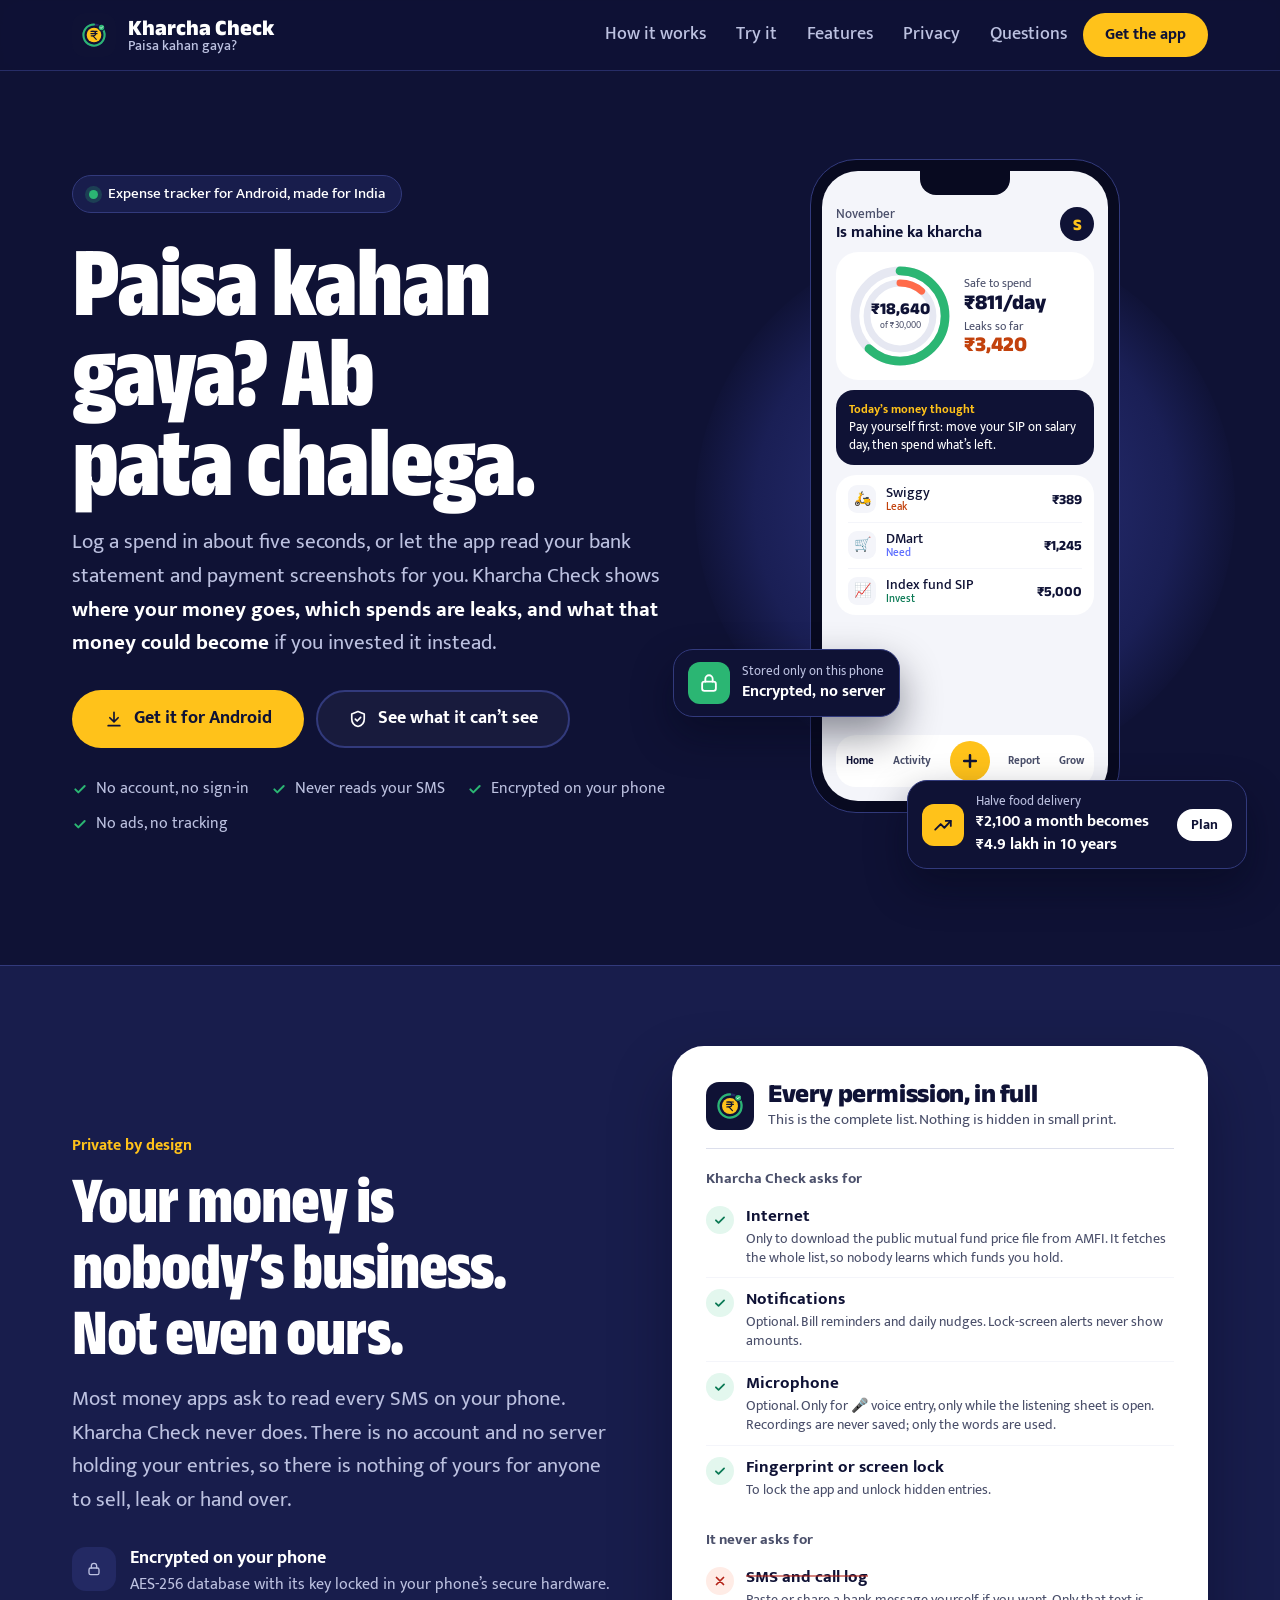
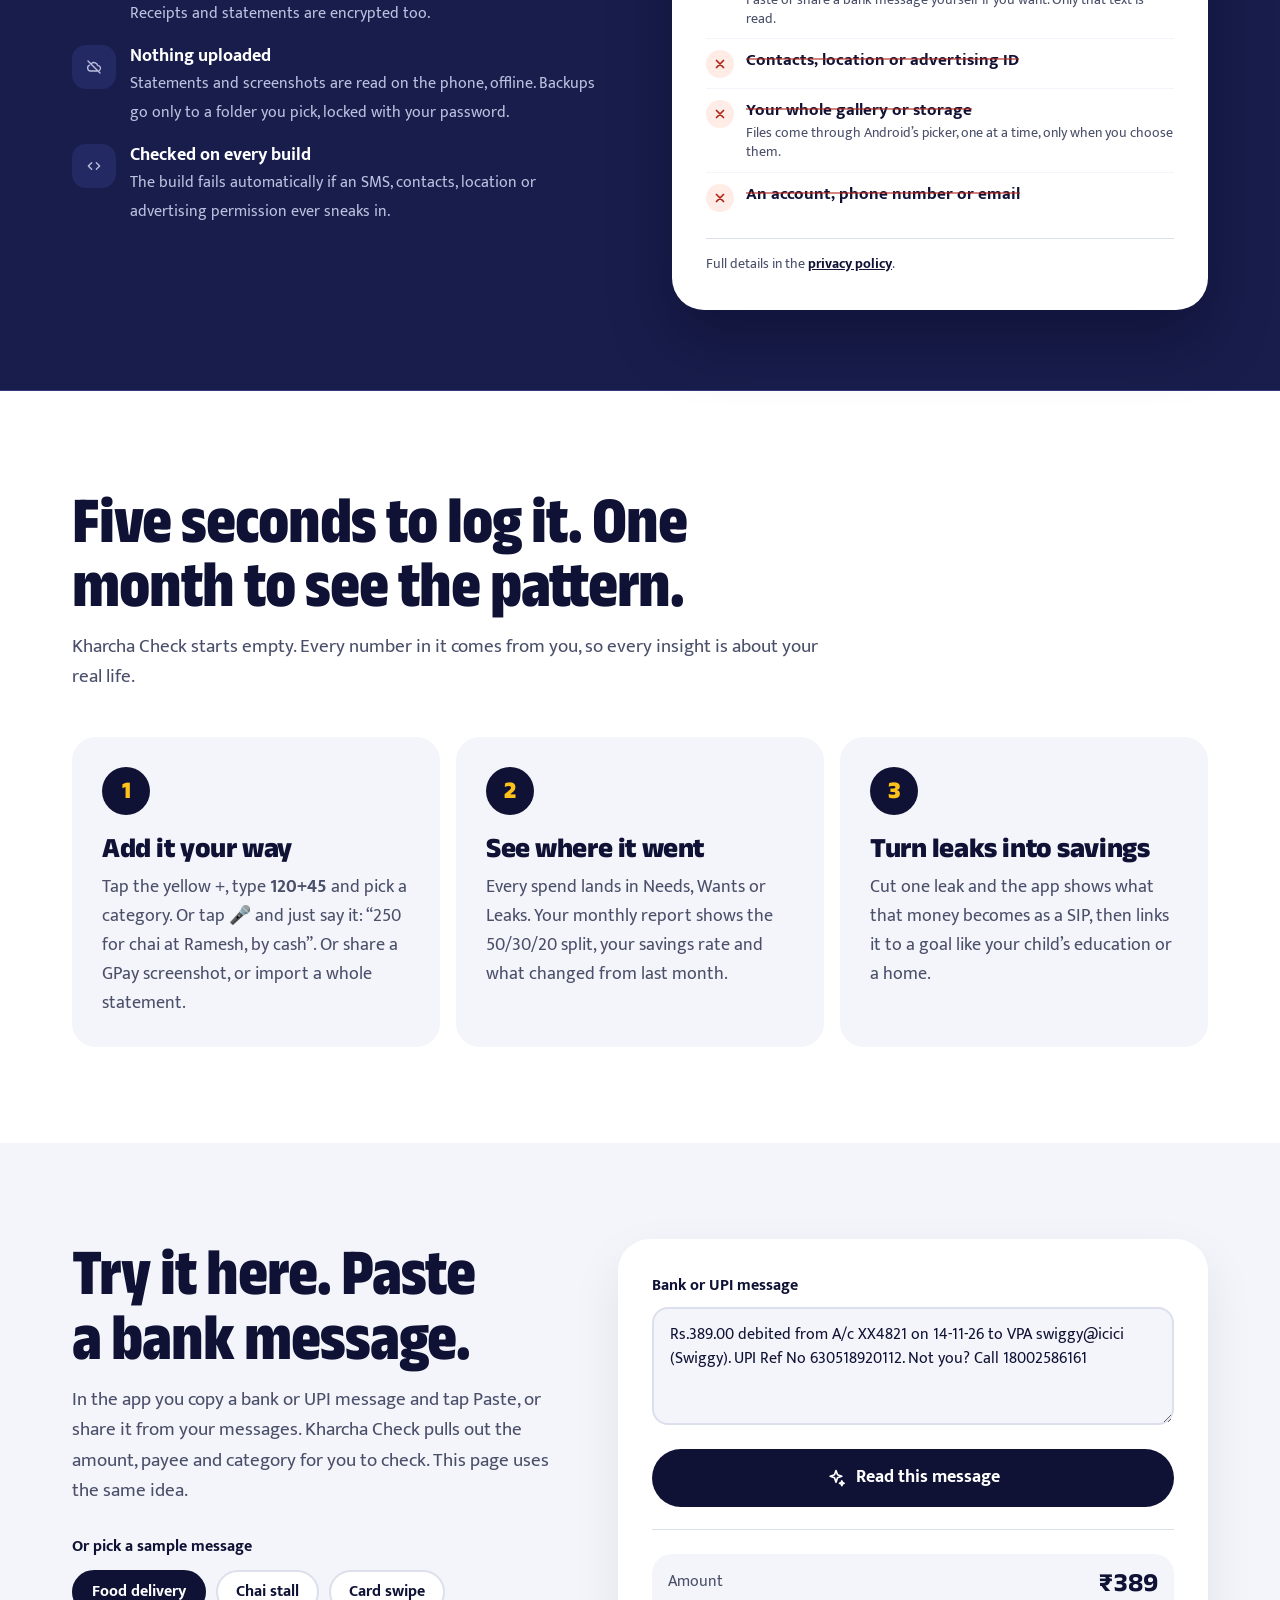
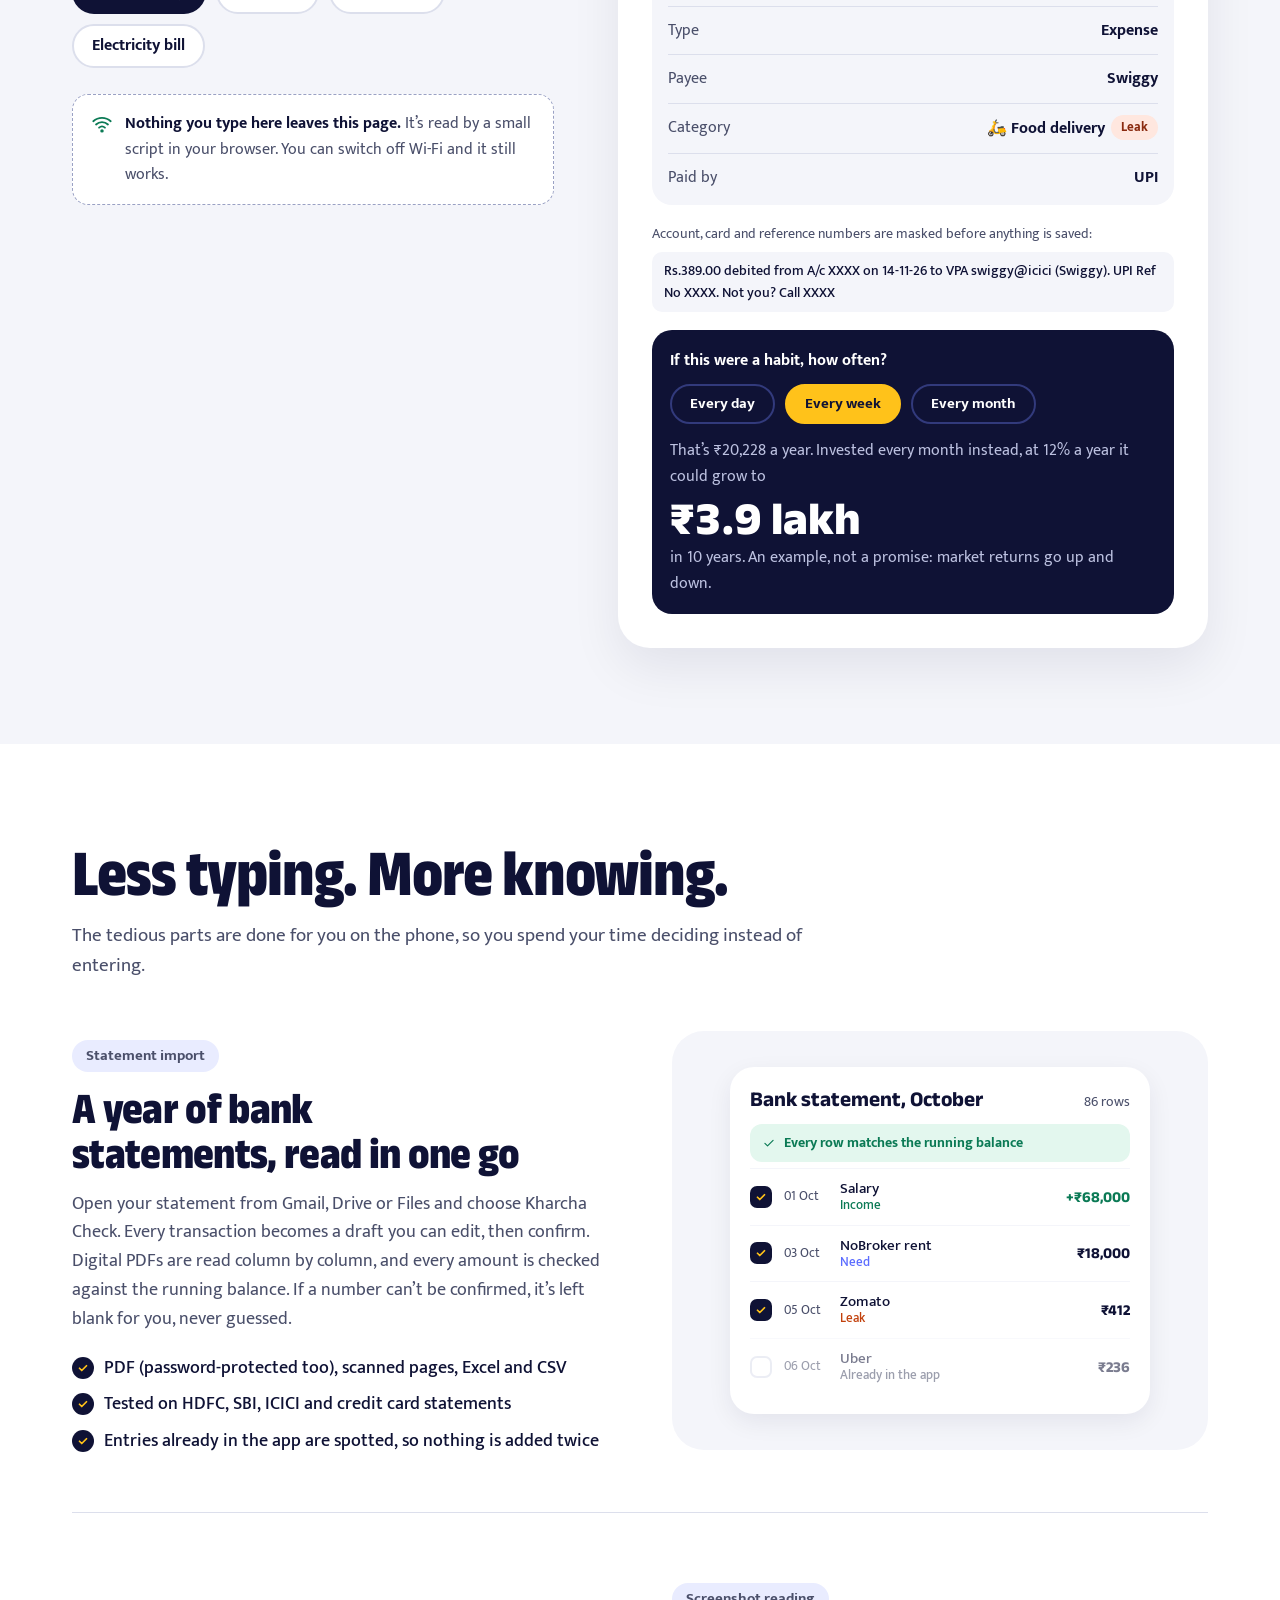
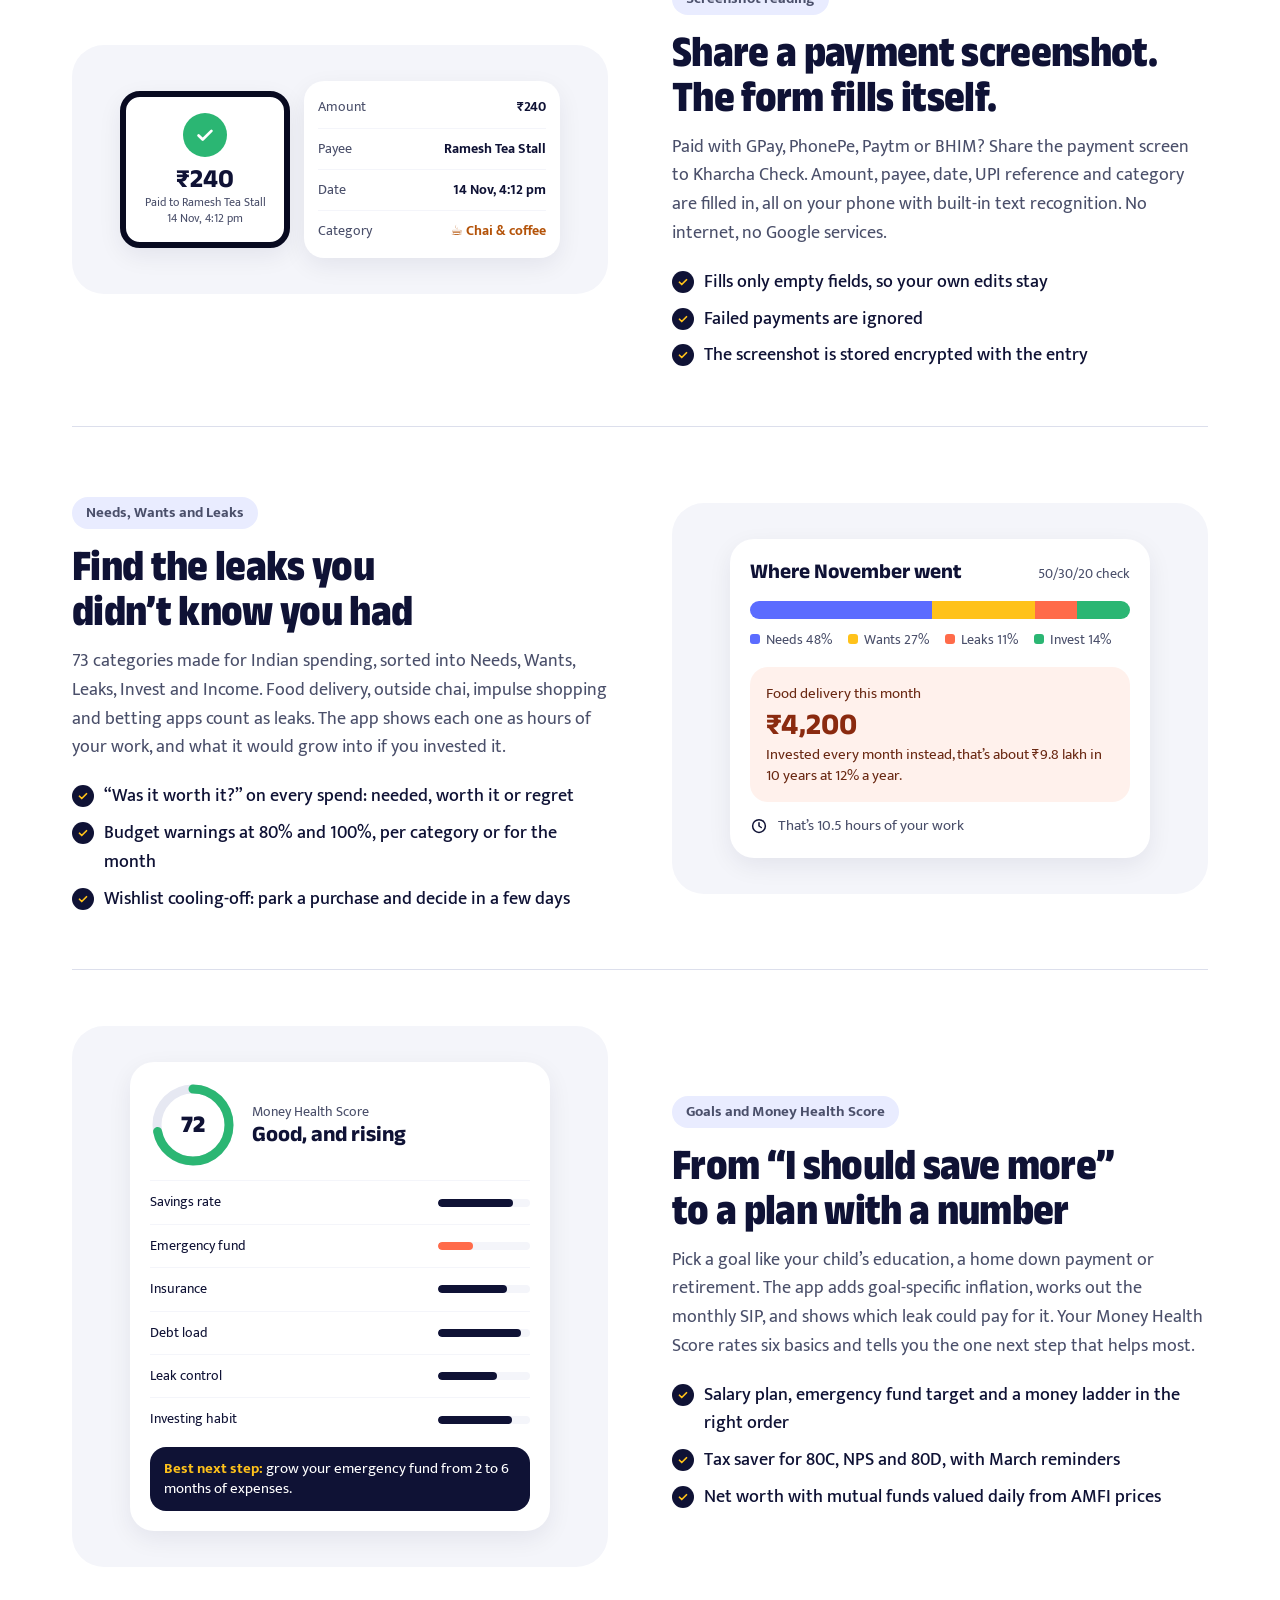
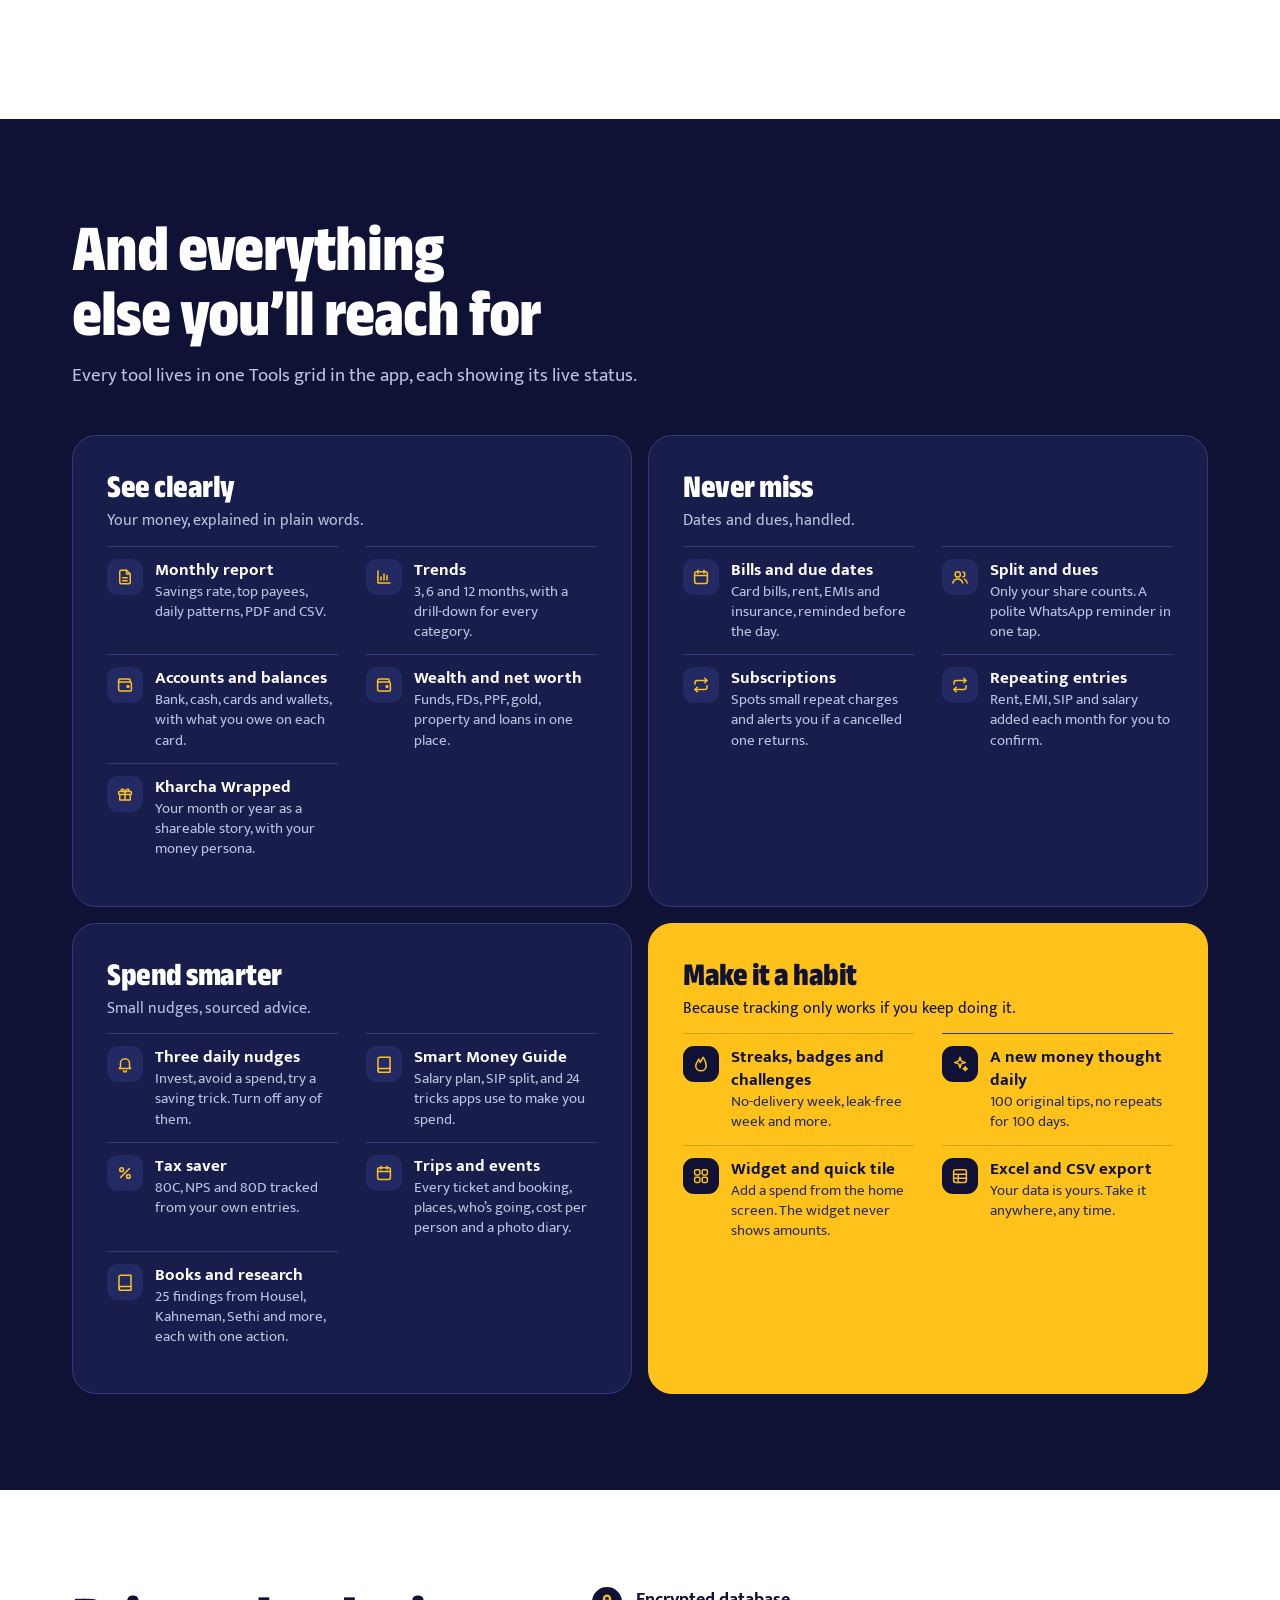
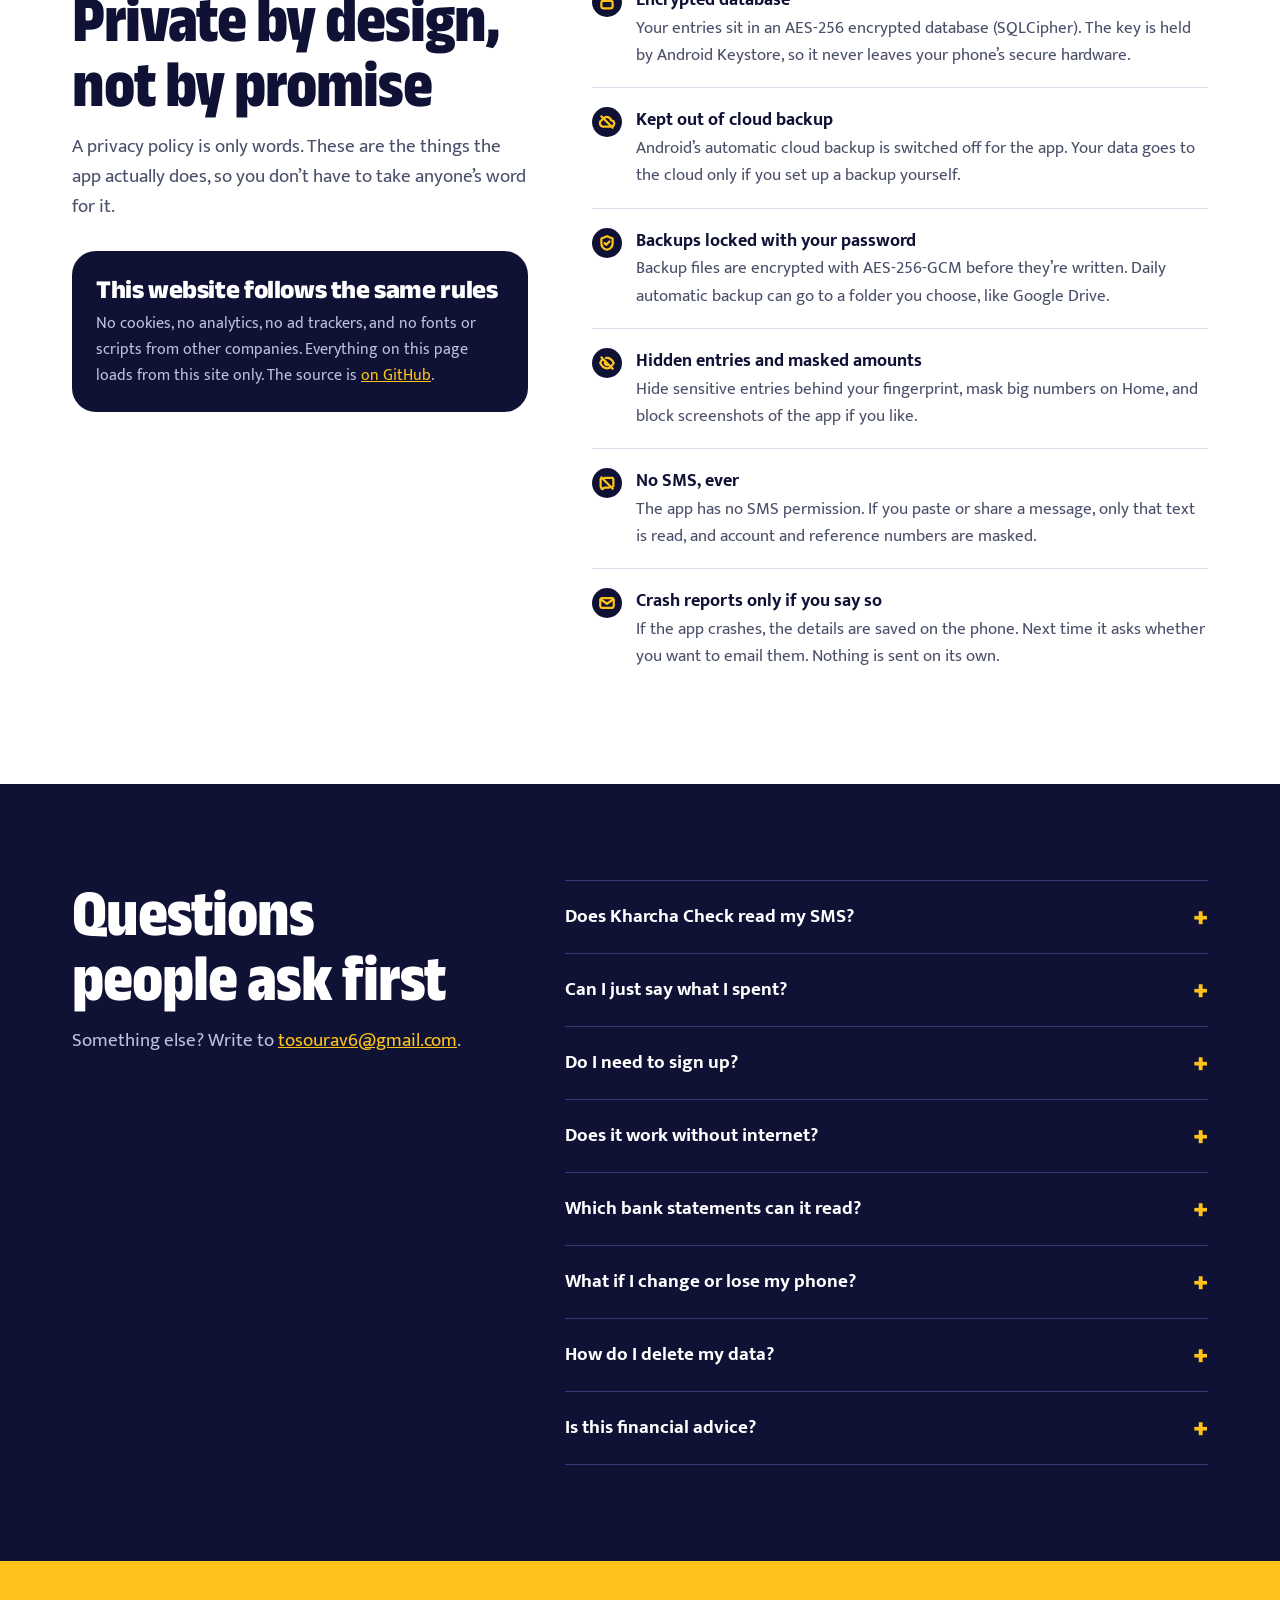
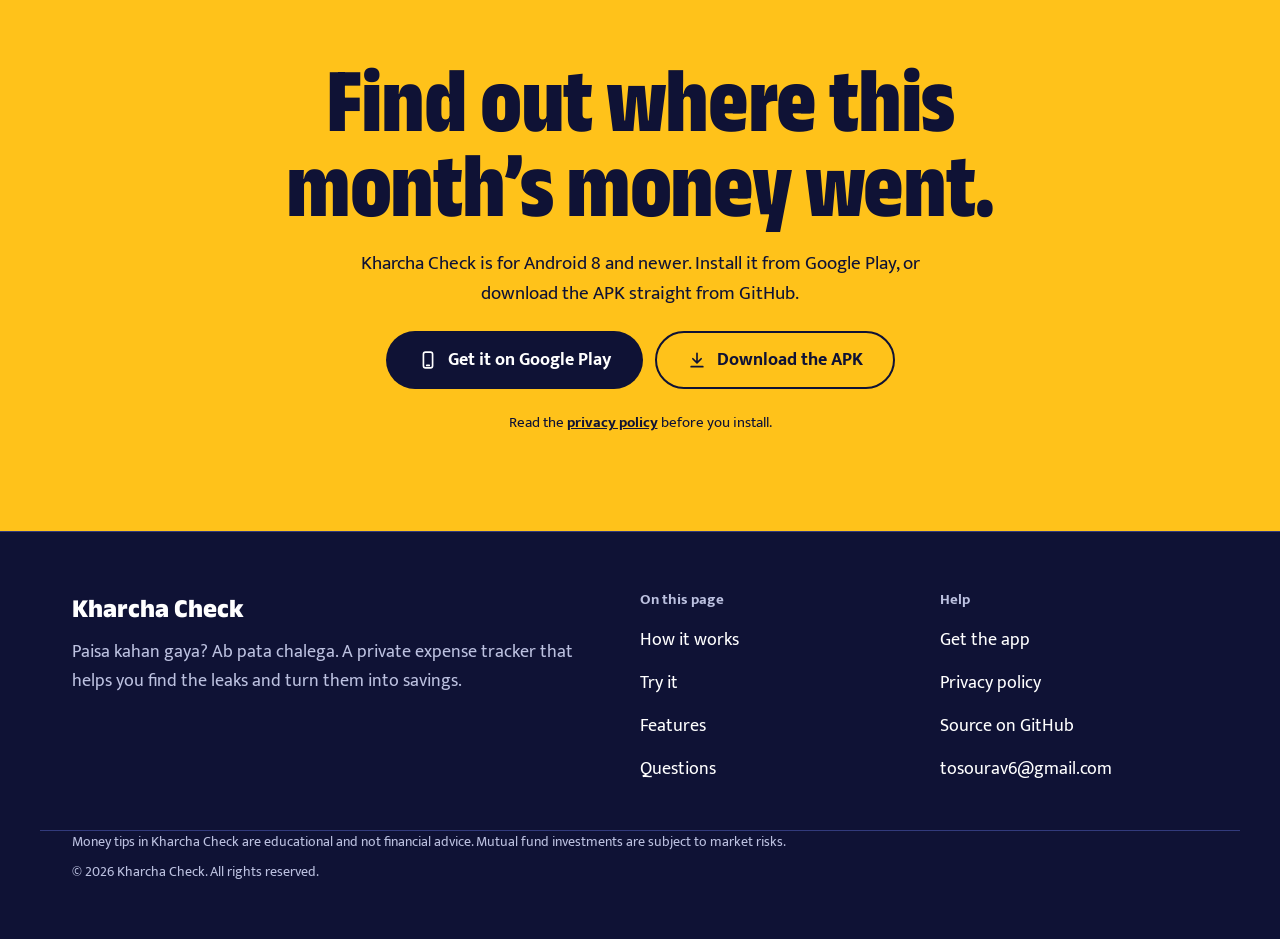
<file: docs/index.html>
<!doctype html>
<html lang="en">
<head>
  <meta charset="utf-8">
  <meta name="viewport" content="width=device-width, initial-scale=1, viewport-fit=cover">
  <!-- No cookies, no analytics, no third-party fonts or scripts. Everything loads from this site only. -->
  <meta http-equiv="Content-Security-Policy" content="default-src 'none'; script-src 'self'; style-src 'self'; font-src 'self'; img-src 'self' data:; base-uri 'none'; form-action 'none'">
  <meta name="referrer" content="no-referrer">
  <meta name="theme-color" content="#0F1235">
  <title>Kharcha Check: a private expense tracker for India</title>
  <meta name="description" content="Paisa kahan gaya? Ab pata chalega. Track spending, find the leaks and turn them into savings. No account, no SMS access, encrypted on your phone. For Android.">
  <link rel="canonical" href="https://souravroy0708.github.io/kharcha-check-android/">
  <meta property="og:type" content="website">
  <meta property="og:site_name" content="Kharcha Check">
  <meta property="og:title" content="Kharcha Check: Paisa kahan gaya? Ab pata chalega.">
  <meta property="og:description" content="A private expense tracker for India. No account, no SMS access, encrypted on your phone.">
  <meta property="og:url" content="https://souravroy0708.github.io/kharcha-check-android/">
  <meta property="og:image" content="https://souravroy0708.github.io/kharcha-check-android/store/feature-graphic-1024x500.png">
  <meta property="og:image:width" content="1024">
  <meta property="og:image:height" content="500">
  <meta name="twitter:card" content="summary_large_image">
  <link rel="icon" href="assets/favicon.svg" type="image/svg+xml">
  <link rel="preload" href="assets/fonts/anek-latin.woff2" as="font" type="font/woff2" crossorigin>
  <link rel="preload" href="assets/fonts/mukta-regular.woff2" as="font" type="font/woff2" crossorigin>
  <link rel="stylesheet" href="assets/site.css">
  <script src="assets/site.js" defer></script>
</head>
<body>

<svg class="sprite" width="0" height="0" aria-hidden="true">
  <symbol id="i-check" viewBox="0 0 24 24"><path d="M5 12.5l4.5 4.5L19 7.5"/></symbol>
  <symbol id="i-x" viewBox="0 0 24 24"><path d="M6 6l12 12M18 6L6 18"/></symbol>
  <symbol id="i-lock" viewBox="0 0 24 24"><rect x="4.5" y="10.5" width="15" height="10" rx="2.5"/><path d="M8 10.5V7.5a4 4 0 0 1 8 0v3"/></symbol>
  <symbol id="i-shield" viewBox="0 0 24 24"><path d="M12 3l7.5 3v6c0 4.6-3.2 8-7.5 9-4.3-1-7.5-4.4-7.5-9V6z"/><path d="M8.8 12.2l2.2 2.2 4.2-4.4"/></symbol>
  <symbol id="i-phone" viewBox="0 0 24 24"><rect x="6.5" y="2.5" width="11" height="19" rx="2.5"/><path d="M10.5 18.5h3"/></symbol>
  <symbol id="i-download" viewBox="0 0 24 24"><path d="M12 4v11M7 10.5l5 5 5-5M5 20h14"/></symbol>
  <symbol id="i-menu" viewBox="0 0 24 24"><path d="M4 7h16M4 12h16M4 17h16"/></symbol>
  <symbol id="i-file" viewBox="0 0 24 24"><path d="M14 3H7a2 2 0 0 0-2 2v14a2 2 0 0 0 2 2h10a2 2 0 0 0 2-2V8z"/><path d="M14 3v5h5M9 13h6M9 17h6"/></symbol>
  <symbol id="i-image" viewBox="0 0 24 24"><rect x="3.5" y="4.5" width="17" height="15" rx="2.5"/><circle cx="9" cy="10" r="1.8"/><path d="M20.5 16l-5-5-8.5 8.5"/></symbol>
  <symbol id="i-chart" viewBox="0 0 24 24"><path d="M4 20V4M4 20h16M8 16v-4M12 16V8M16 16v-6"/></symbol>
  <symbol id="i-pie" viewBox="0 0 24 24"><path d="M12 3a9 9 0 1 0 9 9h-9z"/><path d="M15 3.5A9 9 0 0 1 20.5 9H15z"/></symbol>
  <symbol id="i-target" viewBox="0 0 24 24"><circle cx="12" cy="12" r="8.5"/><circle cx="12" cy="12" r="4.5"/><circle cx="12" cy="12" r=".8"/></symbol>
  <symbol id="i-bell" viewBox="0 0 24 24"><path d="M6 16V11a6 6 0 0 1 12 0v5l1.5 2h-15z"/><path d="M10 20.5a2 2 0 0 0 4 0"/></symbol>
  <symbol id="i-users" viewBox="0 0 24 24"><circle cx="9" cy="8.5" r="3.5"/><path d="M2.5 20c.6-3.5 3.3-5.5 6.5-5.5s5.9 2 6.5 5.5"/><path d="M16 5.2a3.4 3.4 0 0 1 0 6.6M18 14.8c1.9.8 3.1 2.6 3.5 5.2"/></symbol>
  <symbol id="i-repeat" viewBox="0 0 24 24"><path d="M17 3l3 3-3 3"/><path d="M4 11V9a3 3 0 0 1 3-3h13M7 21l-3-3 3-3"/><path d="M20 13v2a3 3 0 0 1-3 3H4"/></symbol>
  <symbol id="i-gift" viewBox="0 0 24 24"><rect x="3.5" y="8.5" width="17" height="4" rx="1"/><path d="M5 12.5V20h14v-7.5M12 8.5V20M12 8.5C10.5 5 7 4.5 7 6.8S10 8.5 12 8.5zM12 8.5c1.5-3.5 5-4 5-1.7S14 8.5 12 8.5z"/></symbol>
  <symbol id="i-trend" viewBox="0 0 24 24"><path d="M3.5 17l6-6 4 4 7-7.5"/><path d="M15 7.5h5.5V13"/></symbol>
  <symbol id="i-calendar" viewBox="0 0 24 24"><rect x="3.5" y="5" width="17" height="15.5" rx="2.5"/><path d="M3.5 10h17M8 3v4M16 3v4"/></symbol>
  <symbol id="i-wallet" viewBox="0 0 24 24"><path d="M19 7.5V6a2 2 0 0 0-2-2H5.5a2 2 0 0 0 0 4H19a1.5 1.5 0 0 1 1.5 1.5v9A1.5 1.5 0 0 1 19 20H5.5a2 2 0 0 1-2-2V6"/><circle cx="16" cy="14" r="1.2"/></symbol>
  <symbol id="i-eye-off" viewBox="0 0 24 24"><path d="M3 3l18 18M10.6 5.1A9.8 9.8 0 0 1 12 5c5.5 0 9 7 9 7a16 16 0 0 1-2.6 3.4M6.5 6.6C4.1 8.2 3 12 3 12s3.5 7 9 7a9 9 0 0 0 4.2-1"/><path d="M9.9 9.9a3 3 0 0 0 4.2 4.2"/></symbol>
  <symbol id="i-spark" viewBox="0 0 24 24"><path d="M12 3l1.8 5.2L19 10l-5.2 1.8L12 17l-1.8-5.2L5 10l5.2-1.8z"/><path d="M19 15.5l.8 2 2 .8-2 .8-.8 2-.8-2-2-.8 2-.8z"/></symbol>
  <symbol id="i-mail" viewBox="0 0 24 24"><rect x="3" y="5.5" width="18" height="13" rx="2.5"/><path d="M3.5 7l8.5 6 8.5-6"/></symbol>
  <symbol id="i-cloud-off" viewBox="0 0 24 24"><path d="M3 3l18 18M8.5 6.3A6 6 0 0 1 17.6 10 4 4 0 0 1 20 17.3M16.5 18H7a4.5 4.5 0 0 1-1.6-8.7"/></symbol>
  <symbol id="i-finger" viewBox="0 0 24 24"><path d="M6.5 6.5A8 8 0 0 1 20 12v1M4 11a8 8 0 0 1 .7-3M8 20.5c1.2-2 2-4.6 2-8.5a2 2 0 0 1 4 0c0 1.3-.1 2.6-.3 3.8M12 12c0 4-1 7-2.5 9M16 15.5c-.3 2-.8 3.8-1.6 5.2M8 12a4 4 0 0 1 8 0"/></symbol>
  <symbol id="i-receipt" viewBox="0 0 24 24"><path d="M6 3h12v18l-3-2-3 2-3-2-3 2z"/><path d="M9 8h6M9 12h6M9 16h3"/></symbol>
  <symbol id="i-cart" viewBox="0 0 24 24"><path d="M3 4h2.5l2.2 11h10.6L20.5 7H7"/><circle cx="9.5" cy="19.5" r="1.3"/><circle cx="17" cy="19.5" r="1.3"/></symbol>
  <symbol id="i-book" viewBox="0 0 24 24"><path d="M4 5.5A2.5 2.5 0 0 1 6.5 3H20v15H6.5A2.5 2.5 0 0 0 4 20.5z"/><path d="M4 20.5A2.5 2.5 0 0 0 6.5 23H20v-5"/></symbol>
  <symbol id="i-tax" viewBox="0 0 24 24"><path d="M6 18L18 6"/><circle cx="7.5" cy="7.5" r="2.5"/><circle cx="16.5" cy="16.5" r="2.5"/></symbol>
  <symbol id="i-flame" viewBox="0 0 24 24"><path d="M12 21c-4 0-7-2.7-7-6.6 0-3.6 2.7-5.6 4-8.9 1.3 1.6 1.8 3 1.8 4.5C12.5 8 13.2 5.3 15 3c1.8 3.2 4 5.9 4 11.4C19 18.3 16 21 12 21z"/></symbol>
  <symbol id="i-grid" viewBox="0 0 24 24"><rect x="3.5" y="3.5" width="7" height="7" rx="1.8"/><rect x="13.5" y="3.5" width="7" height="7" rx="1.8"/><rect x="3.5" y="13.5" width="7" height="7" rx="1.8"/><rect x="13.5" y="13.5" width="7" height="7" rx="1.8"/></symbol>
  <symbol id="i-plus" viewBox="0 0 24 24"><path d="M12 5v14M5 12h14"/></symbol>
  <symbol id="i-sheet" viewBox="0 0 24 24"><rect x="3.5" y="3.5" width="17" height="17" rx="2.5"/><path d="M3.5 9.5h17M3.5 15h17M9.5 9.5v11"/></symbol>
  <symbol id="i-wifi" viewBox="0 0 24 24"><path d="M2.5 9a14 14 0 0 1 19 0M5.5 12.5a9.5 9.5 0 0 1 13 0M8.8 16a4.8 4.8 0 0 1 6.4 0"/><circle cx="12" cy="19.5" r=".9"/></symbol>
  <symbol id="i-code" viewBox="0 0 24 24"><path d="M8.5 7L3.5 12l5 5M15.5 7l5 5-5 5"/></symbol>
  <symbol id="i-clock" viewBox="0 0 24 24"><circle cx="12" cy="12" r="8.5"/><path d="M12 7.5V12l3 2"/></symbol>
  <symbol id="i-msg-off" viewBox="0 0 24 24"><path d="M3 3l18 18M8.5 5H19a1.5 1.5 0 0 1 1.5 1.5v9a1.5 1.5 0 0 1-.8 1.3M15 18H9l-4.5 3v-3.2A1.5 1.5 0 0 1 3.5 16.5V6.6"/></symbol>
</svg>

<a class="skip" href="#main">Skip to content</a>

<header class="site-header">
  <div class="wrap header-row">
    <a class="brand" href="#top" aria-label="Kharcha Check home">
      <img class="brand-mark" src="assets/favicon.svg" alt="" width="44" height="44">
      <span class="brand-text"><b>Kharcha Check</b><span>Paisa kahan gaya?</span></span>
    </a>
    <nav class="nav-links" aria-label="Main">
      <a href="#how">How it works</a>
      <a href="#try">Try it</a>
      <a href="#features">Features</a>
      <a href="#privacy">Privacy</a>
      <a href="#faq">Questions</a>
    </nav>
    <a class="btn btn-haldi header-cta" href="#get">Get the app</a>
    <details class="menu">
      <summary aria-label="Open menu"><svg class="ic" aria-hidden="true"><use href="#i-menu"/></svg></summary>
      <nav class="menu-panel" aria-label="Main">
        <a href="#how">How it works</a>
        <a href="#try">Try it</a>
        <a href="#features">Features</a>
        <a href="#privacy">Privacy</a>
        <a href="#faq">Questions</a>
        <a class="btn btn-haldi" href="#get">Get the app</a>
      </nav>
    </details>
  </div>
</header>

<main id="main">

<section class="hero" id="top" aria-labelledby="hero-title">
  <div class="wrap hero-grid">
    <div class="hero-copy">
      <p class="chip"><span class="live-dot" aria-hidden="true"></span>Expense tracker for Android, made for India</p>
      <h1 id="hero-title">Paisa kahan gaya? Ab pata chalega.</h1>
      <p class="lede">Log a spend in about five seconds, or let the app read your bank statement and payment screenshots for you. Kharcha Check shows <strong>where your money goes, which spends are leaks, and what that money could become</strong> if you invested it instead.</p>
      <div class="hero-actions">
        <a class="btn btn-haldi btn-lg" href="#get"><svg class="ic" aria-hidden="true"><use href="#i-download"/></svg>Get it for Android</a>
        <a class="btn btn-ghost btn-lg" href="#privacy"><svg class="ic" aria-hidden="true"><use href="#i-shield"/></svg>See what it can’t see</a>
      </div>
      <ul class="hero-points">
        <li><svg class="ic" aria-hidden="true"><use href="#i-check"/></svg>No account, no sign-in</li>
        <li><svg class="ic" aria-hidden="true"><use href="#i-check"/></svg>Never reads your SMS</li>
        <li><svg class="ic" aria-hidden="true"><use href="#i-check"/></svg>Encrypted on your phone</li>
        <li><svg class="ic" aria-hidden="true"><use href="#i-check"/></svg>No ads, no tracking</li>
      </ul>
    </div>

    <div class="hero-visual" aria-hidden="true">
      <div class="glow"></div>
      <div class="phone">
        <div class="screen">
          <div class="notch"></div>
          <div class="app-top"><p><small>November</small>Is mahine ka kharcha</p><span class="app-avatar">S</span></div>
          <div class="app-ring">
            <svg viewBox="0 0 120 120">
              <circle cx="60" cy="60" r="52" fill="none" stroke="#E6E8F2" stroke-width="10"/>
              <circle cx="60" cy="60" r="52" fill="none" stroke="#2BB673" stroke-width="10" stroke-linecap="round" stroke-dasharray="202.6 326.7" transform="rotate(-90 60 60)"/>
              <circle cx="60" cy="60" r="38" fill="none" stroke="#E6E8F2" stroke-width="8"/>
              <circle cx="60" cy="60" r="38" fill="none" stroke="#FF6B4A" stroke-width="8" stroke-linecap="round" stroke-dasharray="27.2 238.8" transform="rotate(-90 60 60)"/>
              <text x="60" y="58" text-anchor="middle" font-family="Anek Latin, sans-serif" font-weight="800" font-size="19" fill="#0F1235">₹18,640</text>
              <text x="60" y="74" text-anchor="middle" font-family="Mukta, sans-serif" font-size="10" fill="#4A4F6A">of ₹30,000</text>
            </svg>
            <dl>
              <div><dt>Safe to spend</dt><dd>₹811/day</dd></div>
              <div><dt>Leaks so far</dt><dd class="leak">₹3,420</dd></div>
            </dl>
          </div>
          <div class="app-thought"><b>Today’s money thought</b>Pay yourself first: move your SIP on salary day, then spend what’s left.</div>
          <ul class="app-list">
            <li><span class="e">🛵</span><span class="n">Swiggy<small class="b-leak">Leak</small></span><span class="a">₹389</span></li>
            <li><span class="e">🛒</span><span class="n">DMart<small class="b-need">Need</small></span><span class="a">₹1,245</span></li>
            <li><span class="e">📈</span><span class="n">Index fund SIP<small class="b-inv">Invest</small></span><span class="a">₹5,000</span></li>
          </ul>
          <div class="app-nav"><span class="on">Home</span><span>Activity</span><span class="add"><svg class="ic"><use href="#i-plus"/></svg></span><span>Report</span><span>Grow</span></div>
        </div>
      </div>
      <div class="float float-safe">
        <span class="float-ic float-ic-mint"><svg class="ic"><use href="#i-lock"/></svg></span>
        <p><small>Stored only on this phone</small><b>Encrypted, no server</b></p>
      </div>
      <div class="float float-leak">
        <span class="float-ic"><svg class="ic"><use href="#i-trend"/></svg></span>
        <p><small>Halve food delivery</small><b>₹2,100 a month becomes ₹4.9 lakh in 10 years</b></p>
        <span class="go">Plan</span>
      </div>
    </div>
  </div>
</section>

<section class="priv-band" id="privacy" aria-labelledby="priv-title">
  <div class="wrap priv-grid">
    <div class="priv-copy">
      <p class="kicker">Private by design</p>
      <h2 class="priv-big" id="priv-title">Your money is nobody’s business. Not even ours.</h2>
      <p class="lede">Most money apps ask to read every SMS on your phone. Kharcha Check never does. There is no account and no server holding your entries, so there is nothing of yours for anyone to sell, leak or hand over.</p>
      <ul class="perks">
        <li><span class="perk-ic"><svg class="ic" aria-hidden="true"><use href="#i-lock"/></svg></span><div><b>Encrypted on your phone</b><span>AES-256 database with its key locked in your phone’s secure hardware. Receipts and statements are encrypted too.</span></div></li>
        <li><span class="perk-ic"><svg class="ic" aria-hidden="true"><use href="#i-cloud-off"/></svg></span><div><b>Nothing uploaded</b><span>Statements and screenshots are read on the phone, offline. Backups go only to a folder you pick, locked with your password.</span></div></li>
        <li><span class="perk-ic"><svg class="ic" aria-hidden="true"><use href="#i-code"/></svg></span><div><b>Checked on every build</b><span>The build fails automatically if an SMS, contacts, location or advertising permission ever sneaks in.</span></div></li>
      </ul>
    </div>

    <div class="ledger" role="group" aria-labelledby="ledger-title">
      <div class="ledger-head">
        <img class="brand-mark" src="assets/favicon.svg" alt="" width="48" height="48">
        <div><h3 id="ledger-title">Every permission, in full</h3><p>This is the complete list. Nothing is hidden in small print.</p></div>
      </div>
      <h4>Kharcha Check asks for</h4>
      <ul>
        <li><span class="lmark lmark-yes"><svg class="ic" aria-hidden="true"><use href="#i-check"/></svg></span><div><b>Internet</b><small>Only to download the public mutual fund price file from AMFI. It fetches the whole list, so nobody learns which funds you hold.</small></div></li>
        <li><span class="lmark lmark-yes"><svg class="ic" aria-hidden="true"><use href="#i-check"/></svg></span><div><b>Notifications <span class="sr-only">(optional)</span></b><small>Optional. Bill reminders and daily nudges. Lock-screen alerts never show amounts.</small></div></li>
        <li><span class="lmark lmark-yes"><svg class="ic" aria-hidden="true"><use href="#i-check"/></svg></span><div><b>Microphone</b><small>Optional. Only for 🎤 voice entry, only while the listening sheet is open. Recordings are never saved; only the words are used.</small></div></li>
        <li><span class="lmark lmark-yes"><svg class="ic" aria-hidden="true"><use href="#i-check"/></svg></span><div><b>Fingerprint or screen lock</b><small>To lock the app and unlock hidden entries.</small></div></li>
      </ul>
      <h4>It never asks for</h4>
      <ul class="ledger-no">
        <li><span class="lmark lmark-no"><svg class="ic" aria-hidden="true"><use href="#i-x"/></svg></span><div><b>SMS and call log</b><small>Paste or share a bank message yourself if you want. Only that text is read.</small></div></li>
        <li><span class="lmark lmark-no"><svg class="ic" aria-hidden="true"><use href="#i-x"/></svg></span><div><b>Contacts, location or advertising ID</b></div></li>
        <li><span class="lmark lmark-no"><svg class="ic" aria-hidden="true"><use href="#i-x"/></svg></span><div><b>Your whole gallery or storage</b><small>Files come through Android’s picker, one at a time, only when you choose them.</small></div></li>
        <li><span class="lmark lmark-no"><svg class="ic" aria-hidden="true"><use href="#i-x"/></svg></span><div><b>An account, phone number or email</b></div></li>
      </ul>
      <p class="ledger-foot">Full details in the <a href="privacy.html">privacy policy</a>.</p>
    </div>
  </div>
</section>

<section class="sec sec-white" id="how" aria-labelledby="how-title">
  <div class="wrap">
    <div class="sec-head">
      <h2 id="how-title">Five seconds to log it. One month to see the pattern.</h2>
      <p>Kharcha Check starts empty. Every number in it comes from you, so every insight is about your real life.</p>
    </div>
    <ol class="steps">
      <li><span class="step-n" aria-hidden="true"></span><h3>Add it your way</h3><p>Tap the yellow +, type <b>120+45</b> and pick a category. Or tap 🎤 and just say it: “250 for chai at Ramesh, by cash”. Or share a GPay screenshot, or import a whole statement.</p></li>
      <li><span class="step-n" aria-hidden="true"></span><h3>See where it went</h3><p>Every spend lands in Needs, Wants or Leaks. Your monthly report shows the 50/30/20 split, your savings rate and what changed from last month.</p></li>
      <li><span class="step-n" aria-hidden="true"></span><h3>Turn leaks into savings</h3><p>Cut one leak and the app shows what that money becomes as a SIP, then links it to a goal like your child’s education or a home.</p></li>
    </ol>
  </div>
</section>

<section class="sec sec-paper" id="try" aria-labelledby="try-title">
  <div class="wrap try-grid">
    <div class="try-copy">
      <h2 id="try-title" class="h-sec">Try it here. Paste a bank message.</h2>
      <p class="sec-lede">In the app you copy a bank or UPI message and tap Paste, or share it from your messages. Kharcha Check pulls out the amount, payee and category for you to check. This page uses the same idea.</p>
      <fieldset class="samples">
        <legend>Or pick a sample message</legend>
        <div class="seg-row" data-samples>
          <button class="seg-btn" type="button" aria-pressed="true" data-sample="0">Food delivery</button>
          <button class="seg-btn" type="button" aria-pressed="false" data-sample="1">Chai stall</button>
          <button class="seg-btn" type="button" aria-pressed="false" data-sample="2">Card swipe</button>
          <button class="seg-btn" type="button" aria-pressed="false" data-sample="3">Electricity bill</button>
        </div>
      </fieldset>
      <p class="offline-note"><svg class="ic" aria-hidden="true"><use href="#i-wifi"/></svg><span><b>Nothing you type here leaves this page.</b> It’s read by a small script in your browser. You can switch off Wi-Fi and it still works.</span></p>
    </div>

    <div class="demo">
      <label for="msg">Bank or UPI message</label>
      <textarea id="msg" spellcheck="false" autocomplete="off">Rs.389.00 debited from A/c XX4821 on 14-11-26 to VPA swiggy@icici (Swiggy). UPI Ref No 630518920112. Not you? Call 18002586161</textarea>
      <div class="demo-actions">
        <button class="btn btn-ink btn-lg" type="button" data-read><svg class="ic" aria-hidden="true"><use href="#i-spark"/></svg>Read this message</button>
      </div>
      <p class="nojs-msg">Turn on JavaScript to try the reader. It runs only in your browser.</p>

      <div class="result" data-result hidden aria-live="polite">
        <p class="result-msg" data-msg hidden></p>
        <dl class="draft" data-draft>
          <div><dt>Amount</dt><dd class="amt num" data-f="amount"></dd></div>
          <div><dt>Type</dt><dd data-f="type"></dd></div>
          <div><dt>Payee</dt><dd data-f="payee"></dd></div>
          <div><dt>Category</dt><dd data-f="category"></dd></div>
          <div><dt>Paid by</dt><dd data-f="mode"></dd></div>
        </dl>
        <p class="masked" data-masked></p>
        <div class="habit" data-habit>
          <p class="habit-q">If this were a habit, how often?</p>
          <div class="seg-row" data-freq>
            <button class="seg-btn" type="button" aria-pressed="false" data-per="365">Every day</button>
            <button class="seg-btn" type="button" aria-pressed="true" data-per="52">Every week</button>
            <button class="seg-btn" type="button" aria-pressed="false" data-per="12">Every month</button>
          </div>
          <p class="habit-out" data-habit-out></p>
        </div>
      </div>
    </div>
  </div>
</section>

<section class="sec sec-white" id="features" aria-labelledby="feat-title">
  <div class="wrap">
    <div class="sec-head">
      <h2 id="feat-title">Less typing. More knowing.</h2>
      <p>The tedious parts are done for you on the phone, so you spend your time deciding instead of entering.</p>
    </div>

    <div class="story">
      <div class="story-copy">
        <p class="story-tag">Statement import</p>
        <h3>A year of bank statements, read in one go</h3>
        <p>Open your statement from Gmail, Drive or Files and choose Kharcha Check. Every transaction becomes a draft you can edit, then confirm. Digital PDFs are read column by column, and every amount is checked against the running balance. If a number can’t be confirmed, it’s left blank for you, never guessed.</p>
        <ul class="mini-checks">
          <li>PDF (password-protected too), scanned pages, Excel and CSV</li>
          <li>Tested on HDFC, SBI, ICICI and credit card statements</li>
          <li>Entries already in the app are spotted, so nothing is added twice</li>
        </ul>
      </div>
      <div class="story-visual" aria-hidden="true">
        <div class="vcard">
          <div class="vhead"><b>Bank statement, October</b><span>86 rows</span></div>
          <p class="vsub"><svg class="ic"><use href="#i-check"/></svg>Every row matches the running balance</p>
          <div class="irow"><span class="box on"><svg class="ic"><use href="#i-check"/></svg></span><span class="d">01 Oct</span><p>Salary<small class="b-inv">Income</small></p><span class="a plus">+₹68,000</span></div>
          <div class="irow"><span class="box on"><svg class="ic"><use href="#i-check"/></svg></span><span class="d">03 Oct</span><p>NoBroker rent<small class="b-need">Need</small></p><span class="a">₹18,000</span></div>
          <div class="irow"><span class="box on"><svg class="ic"><use href="#i-check"/></svg></span><span class="d">05 Oct</span><p>Zomato<small class="b-leak">Leak</small></p><span class="a">₹412</span></div>
          <div class="irow dupe"><span class="box off"></span><span class="d">06 Oct</span><p>Uber<small>Already in the app</small></p><span class="a">₹236</span></div>
        </div>
      </div>
    </div>

    <div class="story story-rev">
      <div class="story-copy">
        <p class="story-tag">Screenshot reading</p>
        <h3>Share a payment screenshot. The form fills itself.</h3>
        <p>Paid with GPay, PhonePe, Paytm or BHIM? Share the payment screen to Kharcha Check. Amount, payee, date, UPI reference and category are filled in, all on your phone with built-in text recognition. No internet, no Google services.</p>
        <ul class="mini-checks">
          <li>Fills only empty fields, so your own edits stay</li>
          <li>Failed payments are ignored</li>
          <li>The screenshot is stored encrypted with the entry</li>
        </ul>
      </div>
      <div class="story-visual" aria-hidden="true">
        <div class="shot">
          <div class="shot-src">
            <span class="ok"><svg class="ic"><use href="#i-check"/></svg></span>
            <b>₹240</b>
            <small>Paid to Ramesh Tea Stall<br>14 Nov, 4:12 pm</small>
          </div>
          <div class="fill">
            <div><span>Amount</span><b>₹240</b></div>
            <div><span>Payee</span><b>Ramesh Tea Stall</b></div>
            <div><span>Date</span><b>14 Nov, 4:12 pm</b></div>
            <div><span>Category</span><b class="spark">☕ Chai &amp; coffee</b></div>
          </div>
        </div>
      </div>
    </div>

    <div class="story">
      <div class="story-copy">
        <p class="story-tag">Needs, Wants and Leaks</p>
        <h3>Find the leaks you didn’t know you had</h3>
        <p>73 categories made for Indian spending, sorted into Needs, Wants, Leaks, Invest and Income. Food delivery, outside chai, impulse shopping and betting apps count as leaks. The app shows each one as hours of your work, and what it would grow into if you invested it.</p>
        <ul class="mini-checks">
          <li>“Was it worth it?” on every spend: needed, worth it or regret</li>
          <li>Budget warnings at 80% and 100%, per category or for the month</li>
          <li>Wishlist cooling-off: park a purchase and decide in a few days</li>
        </ul>
      </div>
      <div class="story-visual" aria-hidden="true">
        <div class="vcard">
          <div class="vhead"><b>Where November went</b><span>50/30/20 check</span></div>
          <div class="split-bar"><span class="sb-need"></span><span class="sb-want"></span><span class="sb-leak"></span><span class="sb-inv"></span></div>
          <p class="legend"><span><i class="sw-need"></i>Needs 48%</span><span><i class="sw-want"></i>Wants 27%</span><span><i class="sw-leak"></i>Leaks 11%</span><span><i class="sw-inv"></i>Invest 14%</span></p>
          <div class="leakcard">
            <p>Food delivery this month</p>
            <b>₹4,200</b>
            <p>Invested every month instead, that’s about ₹9.8 lakh in 10 years at 12% a year.</p>
          </div>
          <p class="hours"><svg class="ic"><use href="#i-clock"/></svg>That’s 10.5 hours of your work</p>
        </div>
      </div>
    </div>

    <div class="story story-rev">
      <div class="story-copy">
        <p class="story-tag">Goals and Money Health Score</p>
        <h3>From “I should save more” to a plan with a number</h3>
        <p>Pick a goal like your child’s education, a home down payment or retirement. The app adds goal-specific inflation, works out the monthly SIP, and shows which leak could pay for it. Your Money Health Score rates six basics and tells you the one next step that helps most.</p>
        <ul class="mini-checks">
          <li>Salary plan, emergency fund target and a money ladder in the right order</li>
          <li>Tax saver for 80C, NPS and 80D, with March reminders</li>
          <li>Net worth with mutual funds valued daily from AMFI prices</li>
        </ul>
      </div>
      <div class="story-visual" aria-hidden="true">
        <div class="vcard">
          <div class="score-top">
            <svg class="score-ring" viewBox="0 0 86 86">
              <circle cx="43" cy="43" r="36" fill="none" stroke="#E6E8F2" stroke-width="9"/>
              <circle cx="43" cy="43" r="36" fill="none" stroke="#2BB673" stroke-width="9" stroke-linecap="round" stroke-dasharray="162.9 226.2" transform="rotate(-90 43 43)"/>
              <text x="43" y="50" text-anchor="middle" font-family="Anek Latin, sans-serif" font-weight="800" font-size="24" fill="#0F1235">72</text>
            </svg>
            <p><small>Money Health Score</small><b>Good, and rising</b></p>
          </div>
          <div class="yard"><span>Savings rate</span><span class="meter"><span class="w82"></span></span></div>
          <div class="yard"><span>Emergency fund</span><span class="meter"><span class="lo w38"></span></span></div>
          <div class="yard"><span>Insurance</span><span class="meter"><span class="w75"></span></span></div>
          <div class="yard"><span>Debt load</span><span class="meter"><span class="w90"></span></span></div>
          <div class="yard"><span>Leak control</span><span class="meter"><span class="w64"></span></span></div>
          <div class="yard"><span>Investing habit</span><span class="meter"><span class="w80"></span></span></div>
          <p class="next-step"><b>Best next step:</b> grow your emergency fund from 2 to 6 months of expenses.</p>
        </div>
      </div>
    </div>
  </div>
</section>

<section class="sec sec-dark" aria-labelledby="all-title">
  <div class="wrap">
    <div class="sec-head">
      <h2 id="all-title">And everything else you’ll reach for</h2>
      <p>Every tool lives in one Tools grid in the app, each showing its live status.</p>
    </div>
    <div class="groups">
      <div class="group">
        <h3>See clearly</h3>
        <p>Your money, explained in plain words.</p>
        <ul class="flist">
          <li><span class="fi"><svg class="ic" aria-hidden="true"><use href="#i-file"/></svg></span><div><b>Monthly report</b><span>Savings rate, top payees, daily patterns, PDF and CSV.</span></div></li>
          <li><span class="fi"><svg class="ic" aria-hidden="true"><use href="#i-chart"/></svg></span><div><b>Trends</b><span>3, 6 and 12 months, with a drill-down for every category.</span></div></li>
          <li><span class="fi"><svg class="ic" aria-hidden="true"><use href="#i-wallet"/></svg></span><div><b>Accounts and balances</b><span>Bank, cash, cards and wallets, with what you owe on each card.</span></div></li>
          <li><span class="fi"><svg class="ic" aria-hidden="true"><use href="#i-wallet"/></svg></span><div><b>Wealth and net worth</b><span>Funds, FDs, PPF, gold, property and loans in one place.</span></div></li>
          <li><span class="fi"><svg class="ic" aria-hidden="true"><use href="#i-gift"/></svg></span><div><b>Kharcha Wrapped</b><span>Your month or year as a shareable story, with your money persona.</span></div></li>
        </ul>
      </div>
      <div class="group">
        <h3>Never miss</h3>
        <p>Dates and dues, handled.</p>
        <ul class="flist">
          <li><span class="fi"><svg class="ic" aria-hidden="true"><use href="#i-calendar"/></svg></span><div><b>Bills and due dates</b><span>Card bills, rent, EMIs and insurance, reminded before the day.</span></div></li>
          <li><span class="fi"><svg class="ic" aria-hidden="true"><use href="#i-users"/></svg></span><div><b>Split and dues</b><span>Only your share counts. A polite WhatsApp reminder in one tap.</span></div></li>
          <li><span class="fi"><svg class="ic" aria-hidden="true"><use href="#i-repeat"/></svg></span><div><b>Subscriptions</b><span>Spots small repeat charges and alerts you if a cancelled one returns.</span></div></li>
          <li><span class="fi"><svg class="ic" aria-hidden="true"><use href="#i-repeat"/></svg></span><div><b>Repeating entries</b><span>Rent, EMI, SIP and salary added each month for you to confirm.</span></div></li>
        </ul>
      </div>
      <div class="group">
        <h3>Spend smarter</h3>
        <p>Small nudges, sourced advice.</p>
        <ul class="flist">
          <li><span class="fi"><svg class="ic" aria-hidden="true"><use href="#i-bell"/></svg></span><div><b>Three daily nudges</b><span>Invest, avoid a spend, try a saving trick. Turn off any of them.</span></div></li>
          <li><span class="fi"><svg class="ic" aria-hidden="true"><use href="#i-book"/></svg></span><div><b>Smart Money Guide</b><span>Salary plan, SIP split, and 24 tricks apps use to make you spend.</span></div></li>
          <li><span class="fi"><svg class="ic" aria-hidden="true"><use href="#i-tax"/></svg></span><div><b>Tax saver</b><span>80C, NPS and 80D tracked from your own entries.</span></div></li>
          <li><span class="fi"><svg class="ic" aria-hidden="true"><use href="#i-calendar"/></svg></span><div><b>Trips and events</b><span>Every ticket and booking, places, who’s going, cost per person and a photo diary.</span></div></li>
          <li><span class="fi"><svg class="ic" aria-hidden="true"><use href="#i-book"/></svg></span><div><b>Books and research</b><span>25 findings from Housel, Kahneman, Sethi and more, each with one action.</span></div></li>
        </ul>
      </div>
      <div class="group group-hi">
        <h3>Make it a habit</h3>
        <p>Because tracking only works if you keep doing it.</p>
        <ul class="flist">
          <li><span class="fi"><svg class="ic" aria-hidden="true"><use href="#i-flame"/></svg></span><div><b>Streaks, badges and challenges</b><span>No-delivery week, leak-free week and more.</span></div></li>
          <li><span class="fi"><svg class="ic" aria-hidden="true"><use href="#i-spark"/></svg></span><div><b>A new money thought daily</b><span>100 original tips, no repeats for 100 days.</span></div></li>
          <li><span class="fi"><svg class="ic" aria-hidden="true"><use href="#i-grid"/></svg></span><div><b>Widget and quick tile</b><span>Add a spend from the home screen. The widget never shows amounts.</span></div></li>
          <li><span class="fi"><svg class="ic" aria-hidden="true"><use href="#i-sheet"/></svg></span><div><b>Excel and CSV export</b><span>Your data is yours. Take it anywhere, any time.</span></div></li>
        </ul>
      </div>
    </div>
  </div>
</section>

<section class="sec sec-white" aria-labelledby="how-private-title">
  <div class="wrap priv-split">
    <div class="priv-side">
      <h2 id="how-private-title" class="h-sec">Private by design, not by promise</h2>
      <p class="sec-lede">A privacy policy is only words. These are the things the app actually does, so you don’t have to take anyone’s word for it.</p>
      <div class="site-promise">
        <h3>This website follows the same rules</h3>
        <p>No cookies, no analytics, no ad trackers, and no fonts or scripts from other companies. Everything on this page loads from this site only. The source is <a href="https://github.com/souravroy0708/kharcha-check-android">on GitHub</a>.</p>
      </div>
    </div>
    <ul class="check-list">
      <li><svg class="ic" aria-hidden="true"><use href="#i-lock"/></svg><div><b>Encrypted database</b><span>Your entries sit in an AES-256 encrypted database (SQLCipher). The key is held by Android Keystore, so it never leaves your phone’s secure hardware.</span></div></li>
      <li><svg class="ic" aria-hidden="true"><use href="#i-cloud-off"/></svg><div><b>Kept out of cloud backup</b><span>Android’s automatic cloud backup is switched off for the app. Your data goes to the cloud only if you set up a backup yourself.</span></div></li>
      <li><svg class="ic" aria-hidden="true"><use href="#i-shield"/></svg><div><b>Backups locked with your password</b><span>Backup files are encrypted with AES-256-GCM before they’re written. Daily automatic backup can go to a folder you choose, like Google Drive.</span></div></li>
      <li><svg class="ic" aria-hidden="true"><use href="#i-eye-off"/></svg><div><b>Hidden entries and masked amounts</b><span>Hide sensitive entries behind your fingerprint, mask big numbers on Home, and block screenshots of the app if you like.</span></div></li>
      <li><svg class="ic" aria-hidden="true"><use href="#i-msg-off"/></svg><div><b>No SMS, ever</b><span>The app has no SMS permission. If you paste or share a message, only that text is read, and account and reference numbers are masked.</span></div></li>
      <li><svg class="ic" aria-hidden="true"><use href="#i-mail"/></svg><div><b>Crash reports only if you say so</b><span>If the app crashes, the details are saved on the phone. Next time it asks whether you want to email them. Nothing is sent on its own.</span></div></li>
    </ul>
  </div>
</section>

<section class="sec sec-dark faq" id="faq" aria-labelledby="faq-title">
  <div class="wrap faq-grid">
    <div class="sec-head">
      <h2 id="faq-title">Questions people ask first</h2>
      <p>Something else? Write to <a href="mailto:tosourav6@gmail.com">tosourav6@gmail.com</a>.</p>
    </div>
    <div>
      <details>
        <summary>Does Kharcha Check read my SMS?</summary>
        <p>No. The app doesn’t have SMS permission and can’t read your messages. If you want to add a spend from a bank message, copy it and tap Paste on Home, or share it to the app. Only the text you hand over is read.</p>
      </details>
      <details>
        <summary>Can I just say what I spent?</summary>
        <p>Yes. Tap 🎤 Speak on Home, or the mic in any name or note box, and say something like “450 for lunch with team at Paradise yesterday”. The amount, category, payee, note and date are filled in for you to check. The first time, the app asks for the microphone, used only while the listening sheet is open. Recordings are never saved, only the words.</p>
      </details>
      <details>
        <summary>Do I need to sign up?</summary>
        <p>No. There is no account, no phone number and no email. Open the app and start adding.</p>
      </details>
      <details>
        <summary>Does it work without internet?</summary>
        <p>Yes. Adding entries, reports, reading statements and screenshots all work offline. Internet is used only to refresh mutual fund prices from AMFI if you track investments.</p>
      </details>
      <details>
        <summary>Which bank statements can it read?</summary>
        <p>PDF statements (including password-protected ones), scanned pages and photos, Excel and CSV downloads. HDFC, SBI, ICICI and credit card statements are covered by tests. If your bank’s layout isn’t read well, the import screen can send a reading report with names and account numbers masked.</p>
      </details>
      <details>
        <summary>What if I change or lose my phone?</summary>
        <p>Turn on automatic backup and choose a folder, for example in Google Drive. On the new phone, restore the backup with your password. Without a backup your data can’t be recovered, because no copy exists anywhere else. That’s the cost of real privacy.</p>
      </details>
      <details>
        <summary>How do I delete my data?</summary>
        <p>Go to Settings and choose Delete everything, or uninstall the app. There is no server copy to delete.</p>
      </details>
      <details>
        <summary>Is this financial advice?</summary>
        <p>No. The tips, projections and plans in the app are educational. Returns shown are examples, not promises. For big decisions, talk to a SEBI-registered adviser.</p>
      </details>
    </div>
  </div>
</section>

<section class="final" id="get" aria-labelledby="get-title">
  <div class="wrap final-inner">
    <h2 id="get-title">Find out where this month’s money went.</h2>
    <p>Kharcha Check is for Android 8 and newer. Install it from Google Play, or download the APK straight from GitHub.</p>
    <div class="final-actions">
      <a class="btn btn-ink btn-lg" href="https://play.google.com/store/apps/details?id=com.kharchacheck.app" rel="noopener noreferrer"><svg class="ic" aria-hidden="true"><use href="#i-phone"/></svg>Get it on Google Play</a>
      <a class="btn btn-outline-ink btn-lg" href="https://github.com/souravroy0708/kharcha-check-android/releases/latest" rel="noopener noreferrer"><svg class="ic" aria-hidden="true"><use href="#i-download"/></svg>Download the APK</a>
    </div>
    <p class="final-fine">Read the <a href="privacy.html">privacy policy</a> before you install.</p>
  </div>
</section>

</main>

<footer class="site-footer">
  <div class="wrap footer-grid">
    <div class="footer-about">
      <p class="footer-name">Kharcha Check</p>
      <p>Paisa kahan gaya? Ab pata chalega. A private expense tracker that helps you find the leaks and turn them into savings.</p>
    </div>
    <nav class="footer-col" aria-label="On this page">
      <h2>On this page</h2>
      <a href="#how">How it works</a>
      <a href="#try">Try it</a>
      <a href="#features">Features</a>
      <a href="#faq">Questions</a>
    </nav>
    <nav class="footer-col" aria-label="Help">
      <h2>Help</h2>
      <a href="#get">Get the app</a>
      <a href="privacy.html">Privacy policy</a>
      <a href="https://github.com/souravroy0708/kharcha-check-android" rel="noopener noreferrer">Source on GitHub</a>
      <a href="mailto:tosourav6@gmail.com">tosourav6@gmail.com</a>
    </nav>
  </div>
  <div class="wrap footer-base">
    <p>Money tips in Kharcha Check are educational and not financial advice. Mutual fund investments are subject to market risks.</p>
    <p>© <span data-year>2026</span> Kharcha Check. All rights reserved.</p>
  </div>
</footer>

</body>
</html>
</file>
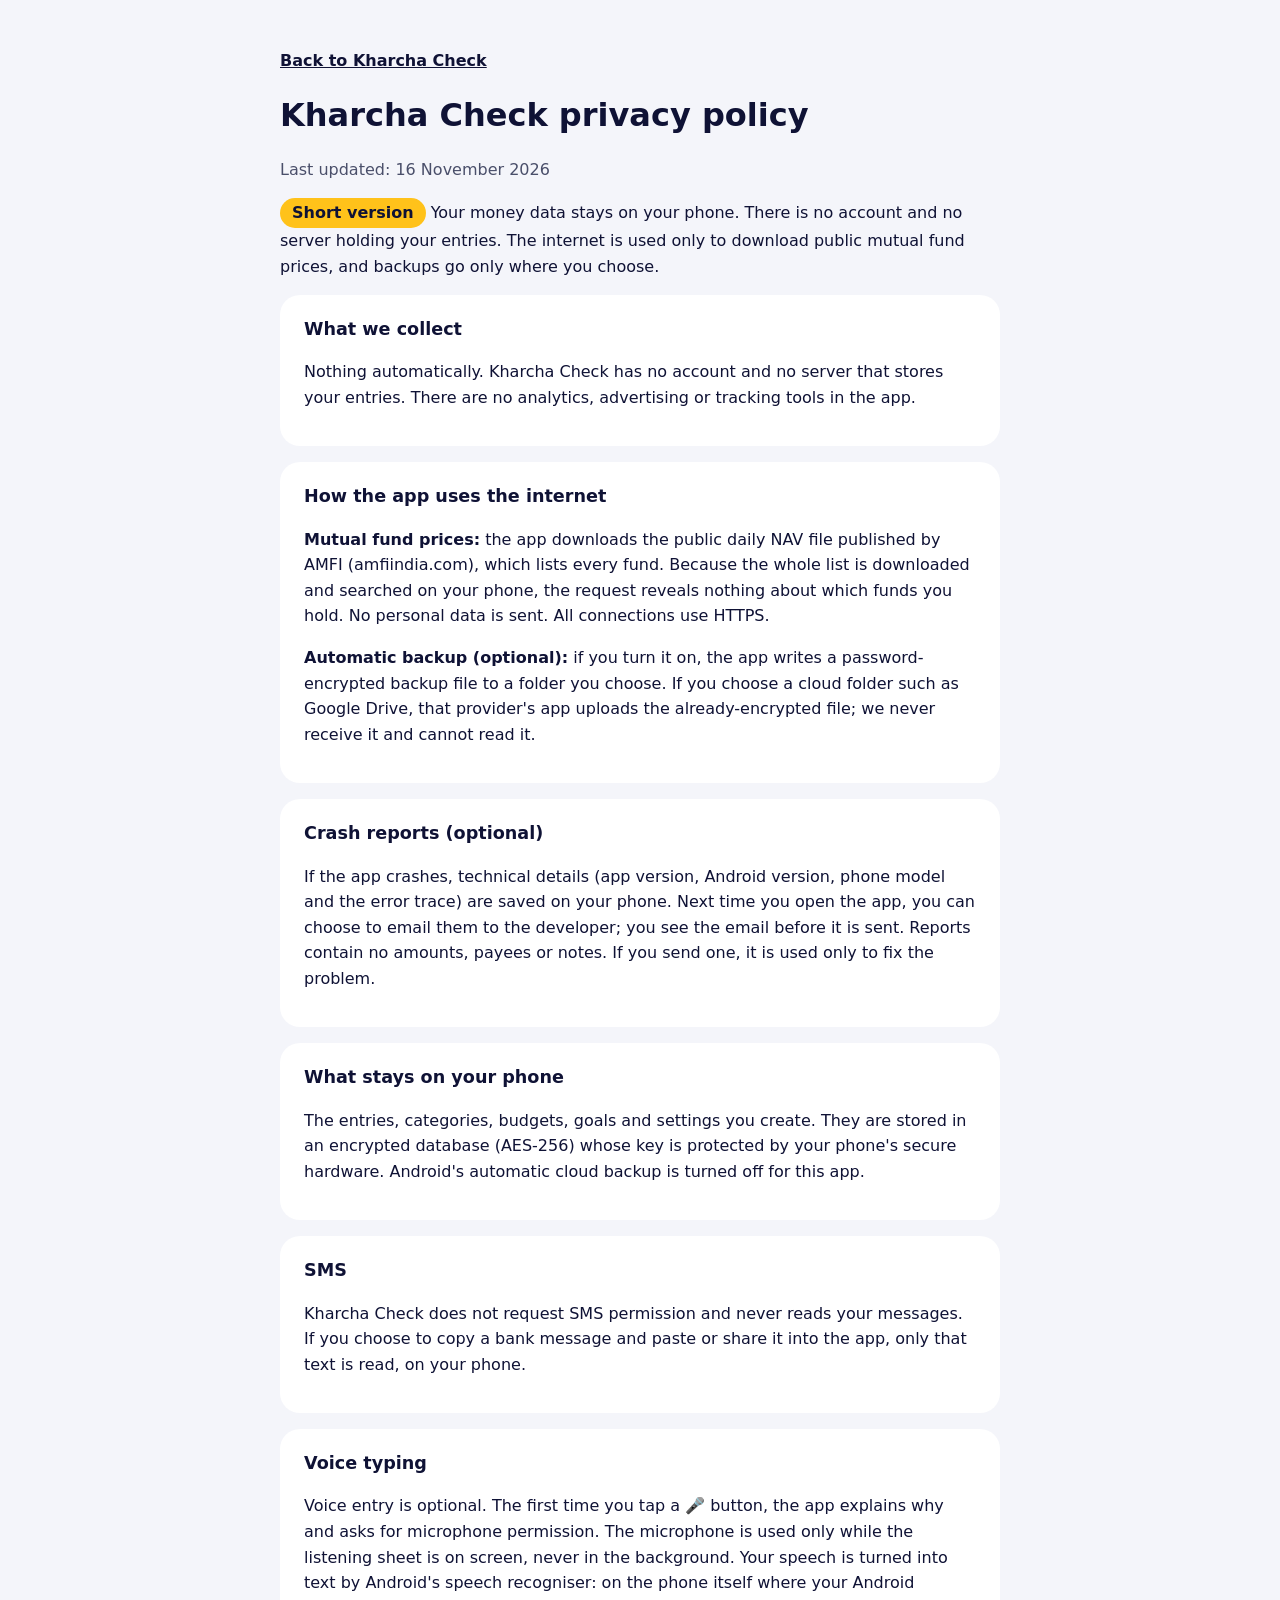
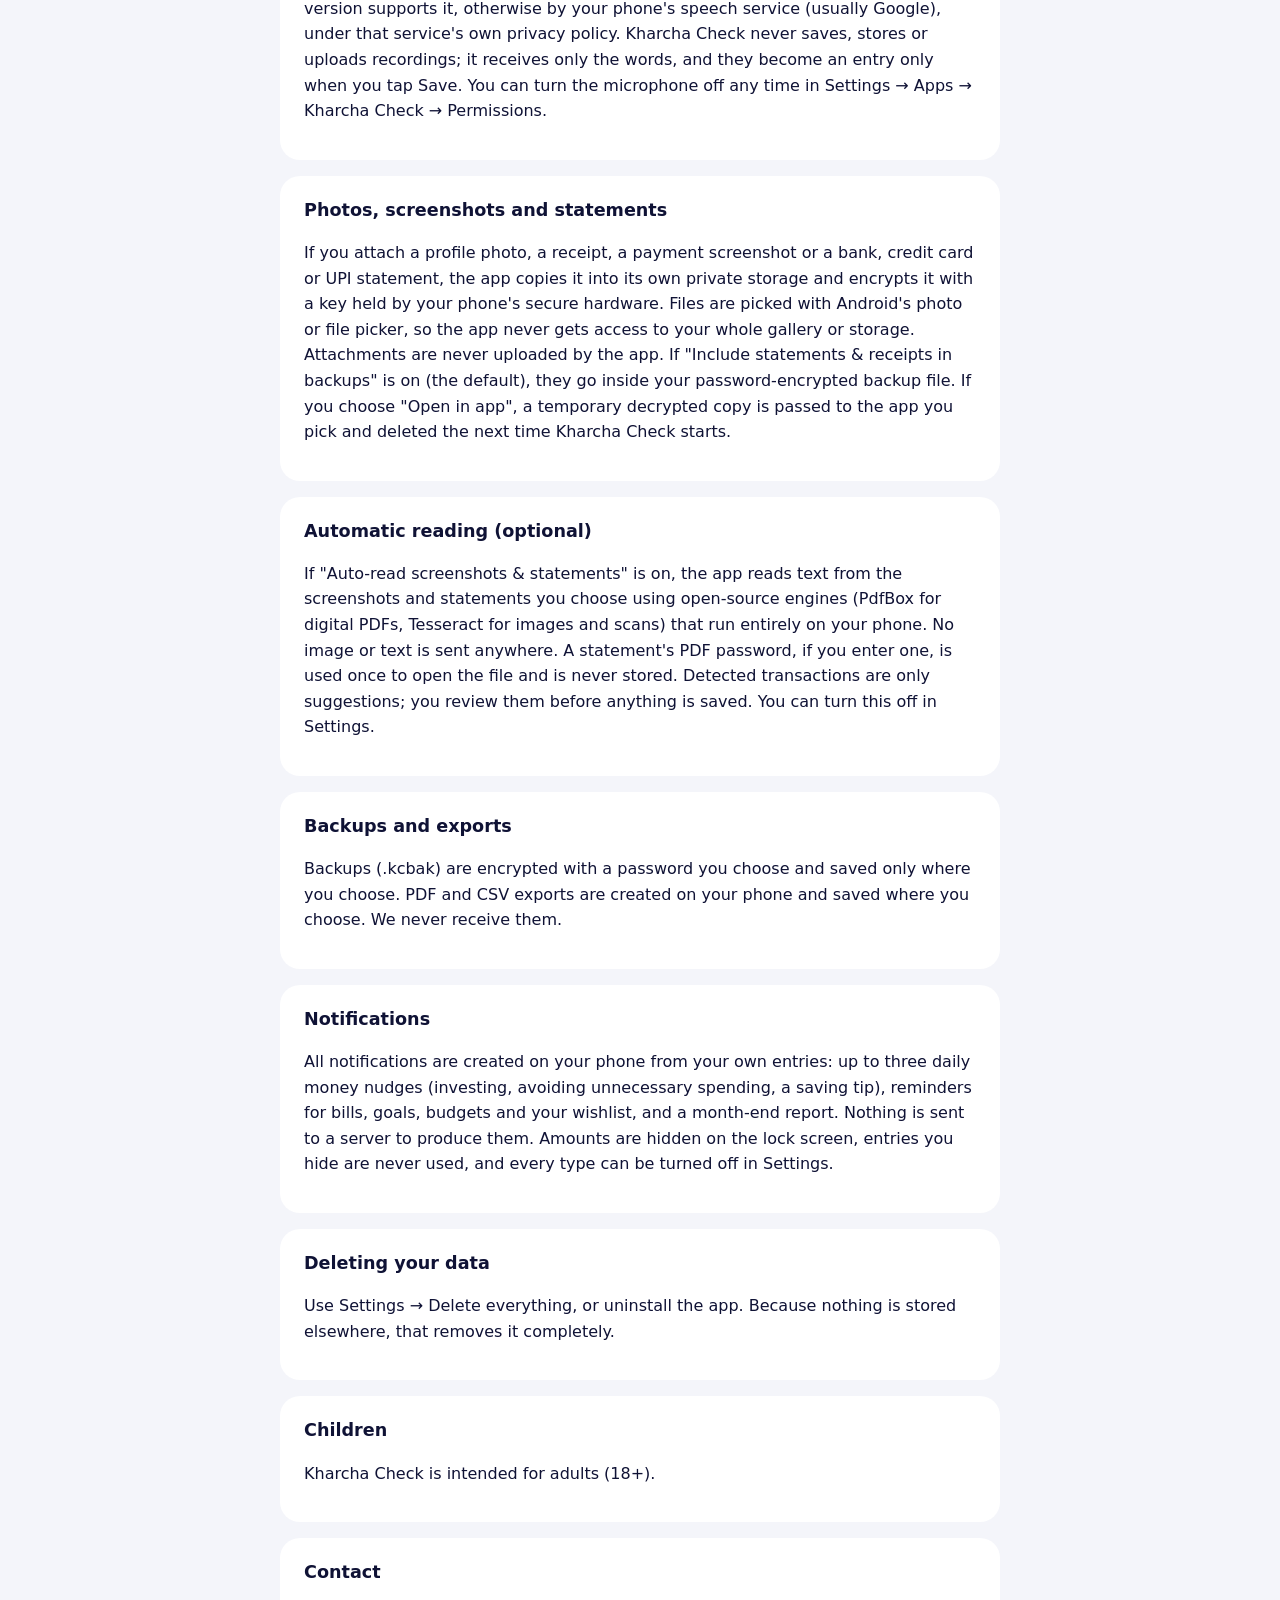
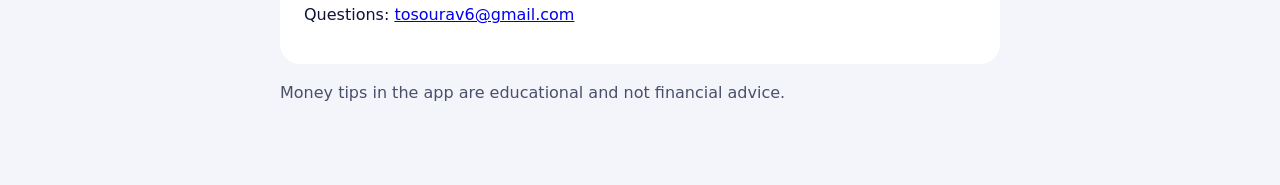
<file: docs/privacy.html>
<!doctype html>
<html lang="en">
<head>
<meta charset="utf-8">
<meta name="viewport" content="width=device-width, initial-scale=1, viewport-fit=cover">
<title>Kharcha Check · Privacy policy</title>
<style>
  :root { --bg:#F4F5FA; --card:#fff; --text:#0F1235; --muted:#4A4F6A; --accent:#FFC21A; color-scheme: light; }
  @media (prefers-color-scheme: dark) { :root { --bg:#0A0C22; --card:#161A42; --text:#EEF0FF; --muted:#A9AECB; color-scheme: dark; } }
  body { margin:0; background:var(--bg); color:var(--text); font:16px/1.6 system-ui, -apple-system, "Segoe UI", Roboto, sans-serif; }
  main { max-width:720px; margin:0 auto; padding:32px 20px 64px; }
  .card { background:var(--card); border-radius:20px; padding:20px 24px; margin:16px 0; }
  h1 { margin:0 0 4px; } h2 { font-size:1.1rem; margin:0 0 6px; }
  .muted { color:var(--muted); } .pill { display:inline-block; background:var(--accent); color:#0F1235; border-radius:99px; padding:2px 12px; font-weight:600; }
</style>
</head>
<body><main>
<p><a href="./" style="color:inherit;font-weight:600">Back to Kharcha Check</a></p>
<h1>Kharcha Check privacy policy</h1>
<p class="muted">Last updated: 16 November 2026</p>
<p><span class="pill">Short version</span> Your money data stays on your phone. There is no account and no server holding your entries. The internet is used only to download public mutual fund prices, and backups go only where you choose.</p>

<div class="card"><h2>What we collect</h2>
<p>Nothing automatically. Kharcha Check has no account and no server that stores your entries. There are no analytics, advertising or tracking tools in the app.</p></div>

<div class="card"><h2>How the app uses the internet</h2>
<p><b>Mutual fund prices:</b> the app downloads the public daily NAV file published by AMFI (amfiindia.com), which lists every fund. Because the whole list is downloaded and searched on your phone, the request reveals nothing about which funds you hold. No personal data is sent. All connections use HTTPS.</p>
<p><b>Automatic backup (optional):</b> if you turn it on, the app writes a password-encrypted backup file to a folder you choose. If you choose a cloud folder such as Google Drive, that provider's app uploads the already-encrypted file; we never receive it and cannot read it.</p></div>

<div class="card"><h2>Crash reports (optional)</h2>
<p>If the app crashes, technical details (app version, Android version, phone model and the error trace) are saved on your phone. Next time you open the app, you can choose to email them to the developer; you see the email before it is sent. Reports contain no amounts, payees or notes. If you send one, it is used only to fix the problem.</p></div>

<div class="card"><h2>What stays on your phone</h2>
<p>The entries, categories, budgets, goals and settings you create. They are stored in an encrypted database (AES-256) whose key is protected by your phone's secure hardware. Android's automatic cloud backup is turned off for this app.</p></div>

<div class="card"><h2>SMS</h2>
<p>Kharcha Check does not request SMS permission and never reads your messages. If you choose to copy a bank message and paste or share it into the app, only that text is read, on your phone.</p></div>

<div class="card"><h2>Voice typing</h2>
<p>Voice entry is optional. The first time you tap a 🎤 button, the app explains why and asks for microphone permission. The microphone is used only while the listening sheet is on screen, never in the background. Your speech is turned into text by Android's speech recogniser: on the phone itself where your Android version supports it, otherwise by your phone's speech service (usually Google), under that service's own privacy policy. Kharcha Check never saves, stores or uploads recordings; it receives only the words, and they become an entry only when you tap Save. You can turn the microphone off any time in Settings → Apps → Kharcha Check → Permissions.</p></div>

<div class="card"><h2>Photos, screenshots and statements</h2>
<p>If you attach a profile photo, a receipt, a payment screenshot or a bank, credit card or UPI statement, the app copies it into its own private storage and encrypts it with a key held by your phone's secure hardware. Files are picked with Android's photo or file picker, so the app never gets access to your whole gallery or storage. Attachments are never uploaded by the app. If "Include statements &amp; receipts in backups" is on (the default), they go inside your password-encrypted backup file. If you choose "Open in app", a temporary decrypted copy is passed to the app you pick and deleted the next time Kharcha Check starts.</p></div>

<div class="card"><h2>Automatic reading (optional)</h2>
<p>If "Auto-read screenshots &amp; statements" is on, the app reads text from the screenshots and statements you choose using open-source engines (PdfBox for digital PDFs, Tesseract for images and scans) that run entirely on your phone. No image or text is sent anywhere. A statement's PDF password, if you enter one, is used once to open the file and is never stored. Detected transactions are only suggestions; you review them before anything is saved. You can turn this off in Settings.</p></div>

<div class="card"><h2>Backups and exports</h2>
<p>Backups (.kcbak) are encrypted with a password you choose and saved only where you choose. PDF and CSV exports are created on your phone and saved where you choose. We never receive them.</p></div>

<div class="card"><h2>Notifications</h2>
<p>All notifications are created on your phone from your own entries: up to three daily money nudges (investing, avoiding unnecessary spending, a saving tip), reminders for bills, goals, budgets and your wishlist, and a month-end report. Nothing is sent to a server to produce them. Amounts are hidden on the lock screen, entries you hide are never used, and every type can be turned off in Settings.</p></div>

<div class="card"><h2>Deleting your data</h2>
<p>Use Settings → Delete everything, or uninstall the app. Because nothing is stored elsewhere, that removes it completely.</p></div>

<div class="card"><h2>Children</h2>
<p>Kharcha Check is intended for adults (18+).</p></div>

<div class="card"><h2>Contact</h2>
<p>Questions: <a href="mailto:tosourav6@gmail.com">tosourav6@gmail.com</a></p></div>

<p class="muted">Money tips in the app are educational and not financial advice.</p>
</main></body>
</html>
</file>
<file: docs/assets/site.css>
/* Kharcha Check — website styles
   Same design language as Bas 1 Minute (ink + haldi, Anek Latin + Mukta), static and self-contained.
   Order: fonts, tokens, base, buttons, header, hero, privacy band, sections, steps, demo,
   stories, feature groups, privacy list, FAQ, final band, footer, responsive. */

@font-face{font-family:"Anek Latin";src:url("fonts/anek-latin.woff2") format("woff2");font-weight:500 800;font-stretch:75% 100%;font-display:swap}
@font-face{font-family:"Mukta";src:url("fonts/mukta-regular.woff2") format("woff2");font-weight:400;font-display:swap}
@font-face{font-family:"Mukta";src:url("fonts/mukta-medium.woff2") format("woff2");font-weight:500;font-display:swap}
@font-face{font-family:"Mukta";src:url("fonts/mukta-bold.woff2") format("woff2");font-weight:700;font-display:swap}

:root{
  --ink:#0F1235; --ink-2:#181D4C; --ink-3:#232963; --line:#323A7C;
  --white:#FFFFFF; --muted:#BCC1E0;
  --haldi:#FFC21A; --haldi-2:#E6A900;
  --violet:#8F99FF; --coral:#FF6B4A; --mint:#2BB673; --mint-2:#0B7A55; --need:#5B6CFF;
  --paper:#F4F5FA; --pline:#DCDFEC; --tdark:#0F1235; --tmuted:#4A4F6A; --blue:#3446C8;
  --r-xl:32px; --r-lg:24px; --r-md:16px;
  --display:'Anek Latin','Arial Narrow',system-ui,sans-serif;
  --body:'Mukta',system-ui,-apple-system,'Segoe UI',sans-serif;
}

/* Base */
*,*::before,*::after{box-sizing:border-box}
[hidden]{display:none !important}
html{scroll-behavior:smooth;-webkit-text-size-adjust:100%;scroll-padding-top:84px}
body{margin:0;background:var(--ink);color:var(--white);font-family:var(--body);font-size:18px;line-height:1.6;-webkit-font-smoothing:antialiased}
img,svg{display:block;max-width:100%}
a{color:inherit}
p{margin:0}
h1,h2,h3{font-family:var(--display);font-weight:800;margin:0;letter-spacing:-.015em;text-wrap:balance}
:focus-visible{outline:3px solid var(--haldi);outline-offset:3px;border-radius:8px}
.sec-white :focus-visible,.sec-paper :focus-visible,.ledger :focus-visible,.final :focus-visible{outline-color:var(--tdark)}
.ic{width:1em;height:1em;fill:none;stroke:currentColor;stroke-width:2;stroke-linecap:round;stroke-linejoin:round;flex:none}
.wrap{width:100%;max-width:1200px;margin:0 auto;padding:0 20px}
.sr-only{position:absolute;width:1px;height:1px;padding:0;margin:-1px;overflow:hidden;clip:rect(0,0,0,0);white-space:nowrap;border:0}
.skip{position:absolute;left:12px;top:-60px;z-index:60;background:var(--haldi);color:var(--ink);padding:10px 16px;border-radius:10px;font-weight:700;text-decoration:none}
.skip:focus{top:12px}
.num{font-variant-numeric:tabular-nums}

/* Buttons */
.btn{display:inline-flex;align-items:center;justify-content:center;gap:10px;min-height:48px;padding:0 24px;border-radius:999px;font-family:var(--body);font-weight:700;font-size:17px;line-height:1.2;text-decoration:none;border:2px solid transparent;cursor:pointer;transition:background-color .15s,border-color .15s,color .15s,transform .15s}
.btn:active{transform:scale(.97)}
.btn .ic{font-size:20px}
.btn-lg{min-height:58px;padding:0 30px;font-size:18px}
.btn-haldi{background:var(--haldi);color:var(--ink)}
.btn-haldi:hover{background:var(--haldi-2)}
.btn-ghost{background:rgba(255,255,255,.04);color:var(--white);border-color:var(--line)}
.btn-ghost:hover{border-color:var(--muted)}
.btn-ink{background:var(--tdark);color:var(--white)}
.btn-ink:hover{background:var(--ink-3)}
.btn-outline-ink{background:transparent;color:var(--tdark);border-color:var(--tdark)}
.btn-outline-ink:hover{background:rgba(15,18,53,.06)}
.chip{display:inline-flex;align-items:center;gap:10px;background:var(--ink-2);border:1px solid var(--line);font-weight:500;font-size:15px;padding:6px 16px;border-radius:999px}
.live-dot{width:9px;height:9px;border-radius:50%;background:var(--mint);box-shadow:0 0 0 4px rgba(43,182,115,.22)}

/* Header */
.site-header{position:sticky;top:0;z-index:40;background:rgba(15,18,53,.9);backdrop-filter:saturate(1.4) blur(12px);-webkit-backdrop-filter:saturate(1.4) blur(12px);border-bottom:1px solid rgba(50,58,124,.7);padding-top:env(safe-area-inset-top,0px)}
.header-row{display:flex;align-items:center;gap:16px;min-height:70px}
.brand{display:flex;align-items:center;gap:12px;text-decoration:none;margin-right:auto}
.brand-mark{width:44px;height:44px;border-radius:13px;overflow:hidden;flex:none}
.brand-text{display:flex;flex-direction:column;line-height:1.05}
.brand-text b{font-family:var(--display);font-weight:800;font-size:22px}
.brand-text span{font-weight:500;font-size:14px;color:var(--muted)}
.nav-links{display:none;gap:30px}
.nav-links a{text-decoration:none;font-weight:500;color:var(--muted);padding:10px 0;border-bottom:2px solid transparent}
.nav-links a:hover{color:var(--white);border-bottom-color:var(--haldi)}
.header-cta{display:none;min-height:44px;padding:0 20px;font-size:16px}
.menu{position:relative}
.menu summary{list-style:none;width:46px;height:46px;border-radius:14px;border:1px solid var(--line);display:grid;place-items:center;cursor:pointer;font-size:22px}
.menu summary::-webkit-details-marker{display:none}
.menu[open] summary{background:var(--ink-2)}
.menu-panel{position:absolute;right:0;top:calc(100% + 10px);width:min(320px,calc(100vw - 40px));background:var(--ink-2);border:1px solid var(--line);border-radius:22px;padding:10px;display:flex;flex-direction:column;gap:2px}
.menu-panel a:not(.btn){display:block;padding:13px 14px;border-radius:12px;text-decoration:none;font-weight:500}
.menu-panel a:not(.btn):hover{background:var(--ink-3)}
.menu-panel .btn{margin-top:8px}

/* Hero */
.hero{padding:40px 0 64px;overflow:hidden;position:relative}
.hero-grid{display:grid;grid-template-columns:minmax(0,1fr);gap:40px;align-items:center}
.hero h1{font-size:clamp(50px,11vw,100px);font-stretch:82%;line-height:.9;letter-spacing:-.02em;margin:22px 0 20px}
.lede{color:var(--muted);font-size:clamp(18px,2.2vw,21px);max-width:34em}
.lede strong{color:var(--white);font-weight:700}
.hero-actions{display:flex;flex-wrap:wrap;gap:12px;margin-top:30px}
.hero-actions .btn{flex:1 1 230px}
.hero-points{list-style:none;margin:28px 0 0;padding:0;display:flex;flex-wrap:wrap;gap:10px 22px;color:var(--muted);font-size:16px}
.hero-points li{display:flex;align-items:center;gap:8px}
.hero-points .ic{color:var(--mint);stroke-width:3}

.hero-visual{position:relative;display:flex;justify-content:center;padding:16px 0 88px}
.glow{position:absolute;width:min(540px,115%);aspect-ratio:1;border-radius:50%;background:radial-gradient(circle at 50% 50%,#2D3480 0%,#1A1F55 55%,rgba(15,18,53,0) 72%);top:50%;left:50%;transform:translate(-50%,-50%)}
.phone{position:relative;width:min(310px,80vw);aspect-ratio:9/19;background:#080A20;border-radius:46px;padding:11px;border:1px solid var(--line)}
.screen{width:100%;height:100%;background:var(--paper);color:var(--tdark);border-radius:36px;overflow:hidden;display:flex;flex-direction:column;padding:22px 14px 14px;gap:10px}
.notch{width:90px;height:24px;background:#080A20;border-radius:0 0 16px 16px;margin:-22px auto 2px;flex:none}
.app-top{display:flex;justify-content:space-between;align-items:center}
.app-top p{font-weight:700;font-size:16px;line-height:1.2}
.app-top small{display:block;font-weight:500;font-size:13px;color:var(--tmuted)}
.app-avatar{width:34px;height:34px;border-radius:50%;background:var(--tdark);color:var(--haldi);display:grid;place-items:center;font-family:var(--display);font-weight:800;font-size:16px}
.app-ring{background:var(--white);border-radius:22px;padding:12px;display:flex;align-items:center;gap:12px}
.app-ring svg{width:104px;height:104px;flex:none}
.app-ring dl{margin:0;display:grid;gap:6px}
.app-ring dt{font-size:12px;color:var(--tmuted);line-height:1.2}
.app-ring dd{margin:0;font-family:var(--display);font-weight:800;font-size:21px;line-height:1.05}
.app-ring dd.leak{color:#C2410C}
.app-thought{background:var(--tdark);color:var(--white);border-radius:18px;padding:11px 13px;font-size:13px;line-height:1.35}
.app-thought b{display:block;color:var(--haldi);font-size:12px;margin-bottom:2px}
.app-list{background:var(--white);border-radius:20px;padding:2px 12px;list-style:none;margin:0}
.app-list li{display:flex;align-items:center;gap:10px;padding:8px 0;font-size:14px;border-top:1px solid var(--paper)}
.app-list li:first-child{border-top:0}
.app-list .e{width:28px;height:28px;border-radius:9px;background:var(--paper);display:grid;place-items:center;font-size:14px;flex:none}
.app-list .n{flex:1;font-weight:500;white-space:nowrap;line-height:1.15}
.app-list .n small{display:block;font-size:11px;font-weight:500}
.app-list .a{font-family:var(--display);font-weight:700;white-space:nowrap}
.b-need{color:var(--need)} .b-want{color:#B45309} .b-leak{color:#C2410C} .b-inv{color:var(--mint-2)}
.app-nav{margin-top:auto;display:flex;align-items:center;justify-content:space-between;background:var(--white);border-radius:20px;padding:6px 10px;font-size:11px;font-weight:700;color:var(--tmuted)}
.app-nav .on{color:var(--tdark)}
.app-nav .add{width:40px;height:40px;border-radius:50%;background:var(--haldi);color:var(--ink);display:grid;place-items:center;font-size:20px}
.app-nav .add .ic{stroke-width:3}
.float{position:absolute;display:flex;align-items:center;gap:12px;background:var(--ink);border:1px solid var(--line);border-radius:20px;padding:12px 14px;line-height:1.3;box-shadow:0 18px 40px rgba(5,7,25,.45)}
.float small{display:block;color:var(--muted);font-size:13px}
.float b{font-size:16px}
.float-ic{width:42px;height:42px;border-radius:12px;background:var(--haldi);color:var(--ink);display:grid;place-items:center;flex:none;font-size:22px}
.float-ic-mint{background:var(--mint);color:var(--white)}
.float .go{background:var(--white);color:var(--ink);font-weight:700;font-size:14px;border-radius:999px;padding:7px 14px;flex:none}
.float-safe{bottom:21%;left:0}
.float-leak{bottom:0;left:50%;transform:translateX(-50%);width:min(360px,96%)}

/* Privacy band (the permission ledger) */
.priv-band{background:var(--ink-2);border-top:1px solid var(--line);border-bottom:1px solid var(--line);padding:80px 0;scroll-margin-top:70px}
.priv-grid{display:grid;grid-template-columns:minmax(0,1fr);gap:36px;align-items:start}
.kicker{display:inline-block;color:var(--haldi);font-weight:700;font-size:16px;margin-bottom:8px}
.priv-big{font-family:var(--display);font-weight:800;font-stretch:82%;font-size:clamp(40px,7vw,66px);line-height:1;margin-bottom:18px}
.priv-copy .lede{max-width:30em}
.perks{list-style:none;margin:30px 0 0;padding:0;display:grid;gap:18px}
.perks li{display:flex;gap:14px;align-items:flex-start}
.perk-ic{width:44px;height:44px;border-radius:14px;background:var(--ink-3);color:var(--haldi);display:grid;place-items:center;font-size:22px;flex:none}
.perks b{display:block;font-size:18px;line-height:1.3}
.perks span{color:var(--muted);font-size:16px}

.ledger{background:var(--white);color:var(--tdark);border-radius:var(--r-xl);padding:26px;box-shadow:0 30px 60px rgba(5,7,25,.35)}
.ledger-head{display:flex;align-items:center;gap:14px;padding-bottom:16px;border-bottom:1px solid var(--pline)}
.ledger-head .brand-mark{width:48px;height:48px}
.ledger-head h3{font-size:26px;line-height:1.05}
.ledger-head p{color:var(--tmuted);font-size:15px}
.ledger h4{font-family:var(--body);font-size:15px;font-weight:700;color:var(--tmuted);margin:18px 0 4px}
.ledger ul{list-style:none;margin:0;padding:0}
.ledger li{display:flex;gap:12px;align-items:flex-start;padding:10px 0;border-top:1px solid var(--paper);line-height:1.35}
.ledger li:first-child{border-top:0}
.ledger li b{display:block;font-size:17px}
.ledger li small{display:block;color:var(--tmuted);font-size:14px;margin-top:2px}
.lmark{width:28px;height:28px;border-radius:50%;display:grid;place-items:center;flex:none;font-size:14px;margin-top:1px}
.lmark .ic{stroke-width:3}
.lmark-yes{background:#E3F7EE;color:var(--mint-2)}
.lmark-no{background:#FFECE6;color:#B42318}
.ledger-no li b{text-decoration:line-through;text-decoration-color:rgba(180,35,24,.55);text-decoration-thickness:2px}
.ledger-foot{margin-top:16px;padding-top:14px;border-top:1px solid var(--pline);font-size:14px;color:var(--tmuted)}
.ledger-foot a{color:var(--tdark);font-weight:700}

/* Sections */
.sec{padding:96px 0;scroll-margin-top:60px}
.sec-dark{background:var(--ink)}
.sec-white{background:var(--white);color:var(--tdark)}
.sec-paper{background:var(--paper);color:var(--tdark)}
.sec-head{max-width:760px;margin-bottom:44px}
.sec-head h2,.h-sec{font-size:clamp(38px,6.4vw,66px);font-stretch:85%;line-height:.98}
.sec-head p,.sec-lede{margin-top:16px;font-size:19px;color:var(--muted)}
.sec-white .sec-head p,.sec-paper .sec-head p,.sec-white .sec-lede,.sec-paper .sec-lede{color:var(--tmuted)}
.note{margin-top:22px;color:var(--muted);font-size:15px;max-width:62em}
.sec-white .note,.sec-paper .note{color:var(--tmuted)}

/* Steps (a real sequence: add, see, grow) */
.steps{list-style:none;margin:0;padding:0;display:grid;grid-template-columns:minmax(0,1fr);gap:16px;counter-reset:step}
.steps li{background:var(--paper);border-radius:var(--r-lg);padding:30px;counter-increment:step;display:flex;flex-direction:column;gap:10px}
.step-n::before{content:counter(step);width:48px;height:48px;border-radius:50%;background:var(--tdark);color:var(--haldi);display:grid;place-items:center;font-family:var(--display);font-weight:800;font-size:24px;margin-bottom:8px}
.steps h3{font-size:28px;line-height:1.1}
.steps p{color:var(--tmuted)}

/* Try it: paste a bank message */
.try-grid{display:grid;grid-template-columns:minmax(0,1fr);gap:40px;align-items:start}
.try-copy .sec-lede{max-width:30em}
.samples{border:0;margin:28px 0 0;padding:0}
.samples legend{font-weight:700;font-size:16px;margin-bottom:10px;padding:0}
.seg-row{display:flex;flex-wrap:wrap;gap:10px}
.seg-btn{display:inline-flex;align-items:center;min-height:44px;padding:0 18px;border-radius:999px;background:var(--white);border:2px solid var(--pline);font:700 16px/1.2 var(--body);color:var(--tdark);cursor:pointer;transition:background-color .15s,border-color .15s}
.seg-btn:hover{border-color:var(--tdark)}
.seg-btn[aria-pressed="true"]{background:var(--tdark);border-color:var(--tdark);color:var(--white)}
.offline-note{display:flex;gap:12px;align-items:flex-start;margin-top:26px;padding:16px 18px;border-radius:var(--r-md);background:var(--white);border:1px dashed #9AA1C4;font-size:16px;color:var(--tmuted);max-width:32em}
.offline-note .ic{font-size:22px;color:var(--mint-2);margin-top:2px}
.offline-note b{color:var(--tdark)}

.demo{background:var(--white);border-radius:var(--r-xl);padding:26px;box-shadow:0 20px 50px rgba(15,18,53,.08)}
.demo label{display:block;font-weight:700;font-size:16px;margin-bottom:8px}
.demo textarea{width:100%;min-height:118px;resize:vertical;padding:14px 16px;font:400 16px/1.5 var(--body);color:var(--tdark);background:var(--paper);border:2px solid var(--pline);border-radius:16px}
.demo textarea:focus{outline:none;border-color:var(--tdark);background:var(--white)}
.demo-actions{display:flex;flex-wrap:wrap;gap:10px;margin-top:14px}
.demo-actions .btn{flex:1 1 200px}
html:not(.js) .demo-actions,html:not(.js) .samples{display:none}
.nojs-msg{display:none;margin-top:12px;font-size:15px;color:var(--tmuted)}
html:not(.js) .nojs-msg{display:block}
.result{margin-top:22px;padding-top:20px;border-top:1px solid var(--pline)}
.result-msg{font-size:16px;color:var(--tmuted)}
.draft{display:grid;gap:0;background:var(--paper);border-radius:20px;padding:4px 16px;margin-top:4px}
.draft div{display:flex;justify-content:space-between;gap:16px;padding:11px 0;border-top:1px solid var(--pline);font-size:16px}
.draft div:first-child{border-top:0}
.draft dt{color:var(--tmuted)}
.draft dd{margin:0;font-weight:700;text-align:right;overflow-wrap:anywhere}
.draft .amt{font-family:var(--display);font-size:26px;line-height:1}
.bucket{display:inline-block;font-size:13px;font-weight:700;padding:2px 10px;border-radius:999px;margin-left:6px;vertical-align:2px}
.bucket-need{background:#E8EBFF;color:#2F3BB0}
.bucket-want{background:#FFF3D6;color:#7A4B00}
.bucket-leak{background:#FFE7DF;color:#8A2A0F}
.bucket-invest{background:#E3F7EE;color:#0B5E42}
.bucket-income{background:#E3F7EE;color:#0B5E42}
.masked{margin-top:14px;font-size:14px;color:var(--tmuted)}
.masked code{display:block;margin-top:6px;font-family:var(--body);font-weight:500;background:var(--paper);padding:8px 12px;border-radius:10px;color:var(--tdark);overflow-wrap:anywhere}
.habit{margin-top:18px;background:var(--tdark);color:var(--white);border-radius:20px;padding:18px}
.habit-q{font-weight:700;font-size:16px}
.habit .seg-row{margin:10px 0 14px}
.habit .seg-btn{background:transparent;color:var(--white);border-color:var(--line);min-height:40px;font-size:15px}
.habit .seg-btn[aria-pressed="true"]{background:var(--haldi);border-color:var(--haldi);color:var(--ink)}
.habit-out{font-size:16px;color:var(--muted)}
.habit-out b{color:var(--white)}
.habit-big{display:block;font-family:var(--display);font-weight:800;font-size:clamp(34px,6vw,46px);line-height:1;color:var(--haldi);margin:6px 0 4px}

/* Feature stories */
.story{display:grid;grid-template-columns:minmax(0,1fr);gap:32px;align-items:center;padding:40px 0;border-top:1px solid var(--pline)}
.sec-head + .story{border-top:0;padding-top:0}
.story-tag{display:inline-block;font-weight:700;font-size:15px;color:var(--blue);background:#E9ECFF;border-radius:999px;padding:4px 14px;margin-bottom:14px}
.story h3{font-size:clamp(30px,4.4vw,44px);font-stretch:88%;line-height:1.02}
.story-copy > p{color:var(--tmuted);margin-top:14px;max-width:32em}
.mini-checks{list-style:none;margin:20px 0 0;padding:0;display:grid;gap:8px}
.mini-checks li{display:flex;gap:10px;align-items:flex-start;font-weight:500}
.mini-checks li::before{content:"";width:22px;height:22px;border-radius:50%;flex:none;margin-top:3px;background:var(--tdark) url("data:image/svg+xml,%3Csvg xmlns='http://www.w3.org/2000/svg' viewBox='0 0 24 24' fill='none' stroke='%23FFC21A' stroke-width='3.5' stroke-linecap='round' stroke-linejoin='round'%3E%3Cpath d='M5 12.5l4.5 4.5L19 7.5'/%3E%3C/svg%3E") center/12px no-repeat}
.story-visual{background:var(--paper);border-radius:var(--r-xl);padding:36px 22px;display:flex;justify-content:center}
.vcard{background:var(--white);border-radius:24px;padding:20px;width:100%;max-width:420px;box-shadow:0 8px 24px rgba(15,18,53,.07)}
.vhead{display:flex;justify-content:space-between;align-items:baseline;gap:12px;padding-bottom:10px}
.vhead b{font-family:var(--display);font-size:21px;line-height:1.1}
.vhead span{color:var(--tmuted);font-size:14px;white-space:nowrap}
.vsub{display:flex;align-items:center;gap:8px;font-size:14px;font-weight:700;color:var(--mint-2);background:#E3F7EE;border-radius:12px;padding:8px 12px;margin-bottom:6px}
.irow{display:flex;align-items:center;gap:12px;padding:11px 0;border-top:1px solid var(--paper);font-size:15px}
.irow .box{width:22px;height:22px;border-radius:7px;display:grid;place-items:center;flex:none;font-size:12px}
.irow .box.on{background:var(--tdark);color:var(--haldi)}
.irow .box.on .ic{stroke-width:3.5}
.irow .box.off{border:2px solid var(--pline)}
.irow .d{color:var(--tmuted);font-size:13px;min-width:44px}
.irow p{flex:1;line-height:1.2;font-weight:500}
.irow p small{display:block;font-size:13px;font-weight:500}
.irow .a{font-family:var(--display);font-weight:700;white-space:nowrap}
.irow.dupe{opacity:.55}
.irow.dupe small{color:var(--tmuted)}
.plus{color:var(--mint-2)}
.shot{display:grid;grid-template-columns:minmax(0,.8fr) minmax(0,1.2fr);gap:14px;align-items:center;width:100%;max-width:440px}
.shot-src{background:var(--white);border-radius:20px;padding:16px 14px;text-align:center;box-shadow:0 8px 24px rgba(15,18,53,.07);border:6px solid #080A20}
.shot-src .ok{width:44px;height:44px;border-radius:50%;background:var(--mint);color:var(--white);display:grid;place-items:center;margin:0 auto 8px;font-size:22px}
.shot-src .ok .ic{stroke-width:3}
.shot-src b{display:block;font-family:var(--display);font-size:26px;line-height:1}
.shot-src small{display:block;color:var(--tmuted);font-size:12px;line-height:1.3;margin-top:4px}
.fill{background:var(--white);border-radius:20px;padding:6px 14px;box-shadow:0 8px 24px rgba(15,18,53,.07)}
.fill div{display:flex;justify-content:space-between;gap:10px;padding:9px 0;border-top:1px solid var(--paper);font-size:14px}
.fill div:first-child{border-top:0}
.fill span{color:var(--tmuted)}
.fill b{text-align:right}
.fill .spark{color:#B45309}
.split-bar{display:flex;height:18px;border-radius:999px;overflow:hidden;margin:6px 0 10px}
.split-bar span{display:block;height:100%}
.legend{display:flex;flex-wrap:wrap;gap:6px 16px;font-size:14px;color:var(--tmuted)}
.legend i{display:inline-block;width:10px;height:10px;border-radius:3px;margin-right:6px;vertical-align:0}
.leakcard{margin-top:16px;background:#FFF1EC;border-radius:18px;padding:16px}
.leakcard p{font-size:15px;color:#6B2A14;line-height:1.4}
.leakcard b{display:block;font-family:var(--display);font-size:30px;line-height:1.05;color:#8A2A0F;margin:4px 0}
.hours{margin-top:12px;display:flex;align-items:center;gap:10px;font-size:15px;color:var(--tmuted)}
.hours .ic{color:var(--tdark);font-size:18px}
.score-top{display:flex;align-items:center;gap:16px;padding-bottom:12px}
.score-ring{width:86px;height:86px;flex:none}
.score-top p{line-height:1.25}
.score-top small{display:block;color:var(--tmuted);font-size:14px}
.score-top b{font-family:var(--display);font-size:22px}
.yard{display:grid;grid-template-columns:minmax(0,1fr) 92px;gap:6px 12px;align-items:center;font-size:14px;padding:10px 0;border-top:1px solid var(--paper)}
.meter{height:8px;border-radius:999px;background:var(--paper);overflow:hidden}
.meter span{display:block;height:100%;border-radius:999px;background:var(--tdark)}
.meter span.lo{background:var(--coral)}
.next-step{margin-top:6px;background:var(--tdark);color:var(--white);border-radius:16px;padding:12px 14px;font-size:15px;line-height:1.35}
.next-step b{color:var(--haldi)}

/* Feature groups (everything else) */
.groups{display:grid;grid-template-columns:minmax(0,1fr);gap:16px}
.group{background:var(--ink-2);border:1px solid var(--line);border-radius:var(--r-lg);padding:28px}
.group-hi{background:var(--haldi);border-color:var(--haldi);color:var(--ink)}
.group h3{font-size:32px;font-stretch:85%;line-height:1;margin-bottom:6px}
.group > p{color:var(--muted);font-size:16px;margin-bottom:12px}
.group-hi > p{color:var(--ink)}
.flist{list-style:none;margin:0;padding:0}
.flist li{display:flex;gap:12px;padding:12px 0;border-top:1px solid var(--line);line-height:1.35}
.group-hi .flist li{border-top-color:rgba(15,18,53,.18)}
.flist .fi{width:36px;height:36px;border-radius:11px;background:var(--ink-3);color:var(--haldi);display:grid;place-items:center;font-size:18px;flex:none}
.group-hi .flist .fi{background:var(--ink);color:var(--haldi)}
.flist b{display:block;font-size:17px}
.flist span{display:block;color:var(--muted);font-size:15px}
.group-hi .flist span{color:#2A2E52}

/* Privacy details */
.priv-split{display:grid;grid-template-columns:minmax(0,1fr);gap:40px;align-items:start}
.check-list{list-style:none;margin:0;padding:0;display:grid}
.check-list li{display:flex;gap:14px;align-items:flex-start;padding:18px 0;border-top:1px solid var(--pline);font-size:17px}
.check-list li:first-child{border-top:0;padding-top:0}
.check-list .ic{width:30px;height:30px;padding:6px;border-radius:50%;background:var(--tdark);color:var(--haldi);stroke-width:3;margin-top:1px}
.check-list b{display:block;font-size:18px}
.check-list span{color:var(--tmuted)}
.site-promise{margin-top:28px;background:var(--tdark);color:var(--white);border-radius:var(--r-lg);padding:24px}
.site-promise h3{font-size:26px;line-height:1.1;margin-bottom:8px}
.site-promise p{color:var(--muted);font-size:16px}
.site-promise a{color:var(--haldi)}
.priv-side .btn{margin-top:24px}

/* FAQ */
.faq-grid{display:grid;grid-template-columns:minmax(0,1fr);gap:8px}
.faq details{border-top:1px solid var(--line);padding:20px 0}
.faq details:last-child{border-bottom:1px solid var(--line)}
.faq summary{list-style:none;cursor:pointer;font-weight:700;font-size:19px;display:flex;justify-content:space-between;gap:16px;align-items:center;min-height:32px}
.faq summary::-webkit-details-marker{display:none}
.faq summary::after{content:"+";font-family:var(--display);font-size:30px;line-height:1;color:var(--haldi);transition:transform .2s;flex:none}
.faq details[open] summary::after{transform:rotate(45deg)}
.faq details p{margin-top:10px;color:var(--muted);max-width:40em}
.faq a{color:var(--haldi)}

/* Final band */
.final{background:var(--haldi);color:var(--ink);padding:96px 0;text-align:center;scroll-margin-top:60px}
.final-inner{display:flex;flex-direction:column;align-items:center;gap:22px}
.final h2{font-size:clamp(44px,9vw,92px);font-stretch:82%;line-height:.92;max-width:12em}
.final p{max-width:32em;font-size:19px}
.final-actions{display:flex;flex-wrap:wrap;gap:12px;justify-content:center}
.final .btn-ink:hover{background:var(--ink-3)}
.final-fine{font-size:15px !important}
.final-fine a{font-weight:700}

/* Footer */
.site-footer{border-top:1px solid var(--line);padding:56px 0 calc(56px + env(safe-area-inset-bottom,0px))}
.footer-grid{display:grid;grid-template-columns:minmax(0,1fr);gap:32px}
.footer-name{font-family:var(--display);font-weight:800;font-size:26px;margin-bottom:8px}
.footer-about p:not(.footer-name){color:var(--muted);max-width:28em}
.footer-col{display:flex;flex-direction:column;gap:2px}
.footer-col h2{font-family:var(--body);font-size:15px;font-weight:700;color:var(--muted);letter-spacing:0;margin-bottom:6px}
.footer-col a{text-decoration:none;padding:6px 0;width:fit-content}
.footer-col a:hover{text-decoration:underline}
.footer-base{display:grid;gap:8px;margin-top:40px;padding-top:24px;border-top:1px solid var(--line);font-size:14px;color:var(--muted)}

/* Fixed widths for the illustrations (no inline styles, so the page CSP can stay strict) */
.sprite{position:absolute;width:0;height:0;overflow:hidden}
.sb-need,.sw-need{background:#5B6CFF} .sb-want,.sw-want{background:#FFC21A} .sb-leak,.sw-leak{background:#FF6B4A} .sb-inv,.sw-inv{background:#2BB673}
.split-bar .sb-need{width:48%} .split-bar .sb-want{width:27%} .split-bar .sb-leak{width:11%} .split-bar .sb-inv{width:14%}
.meter .w38{width:38%} .meter .w64{width:64%} .meter .w75{width:75%} .meter .w80{width:80%} .meter .w82{width:82%} .meter .w90{width:90%}

/* Responsive */
@media (min-width:640px){
  .wrap{padding:0 32px}
  .ledger,.demo{padding:34px}
  .steps{grid-template-columns:repeat(3,minmax(0,1fr))}
  .groups{grid-template-columns:repeat(2,minmax(0,1fr))}
  .footer-grid{grid-template-columns:2fr 1fr 1fr}
  .float-safe{left:4%}
}
@media (min-width:980px){
  .nav-links{display:flex}
  .header-cta{display:inline-flex}
  .menu{display:none}
  .hero{padding:72px 0 96px}
  .hero-grid{grid-template-columns:minmax(0,1.1fr) minmax(0,.9fr);gap:56px}
  .hero-actions .btn{flex:0 0 auto}
  .hero-visual{padding-bottom:56px}
  .float-safe{left:-10%;bottom:21%}
  .float-leak{left:auto;right:-8%;transform:none;width:340px;bottom:0}
  .priv-grid{grid-template-columns:minmax(0,1fr) minmax(0,1fr);column-gap:64px;align-items:center}
  .try-grid{grid-template-columns:minmax(0,.9fr) minmax(0,1.1fr);gap:64px}
  .story{grid-template-columns:minmax(0,1fr) minmax(0,1fr);gap:64px;padding:56px 0}
  .story-rev .story-copy{order:2}
  .group{padding:34px}
  .flist{display:grid;grid-template-columns:repeat(2,minmax(0,1fr));column-gap:28px}
  .flist li:nth-child(2){border-top:1px solid var(--line)}
  .priv-split{grid-template-columns:minmax(0,.85fr) minmax(0,1.15fr);gap:64px}
  .faq-grid{grid-template-columns:minmax(0,.8fr) minmax(0,1.2fr);gap:64px}
}
@media (prefers-reduced-motion:reduce){
  html{scroll-behavior:auto}
  *{transition:none !important}
}
</file>
